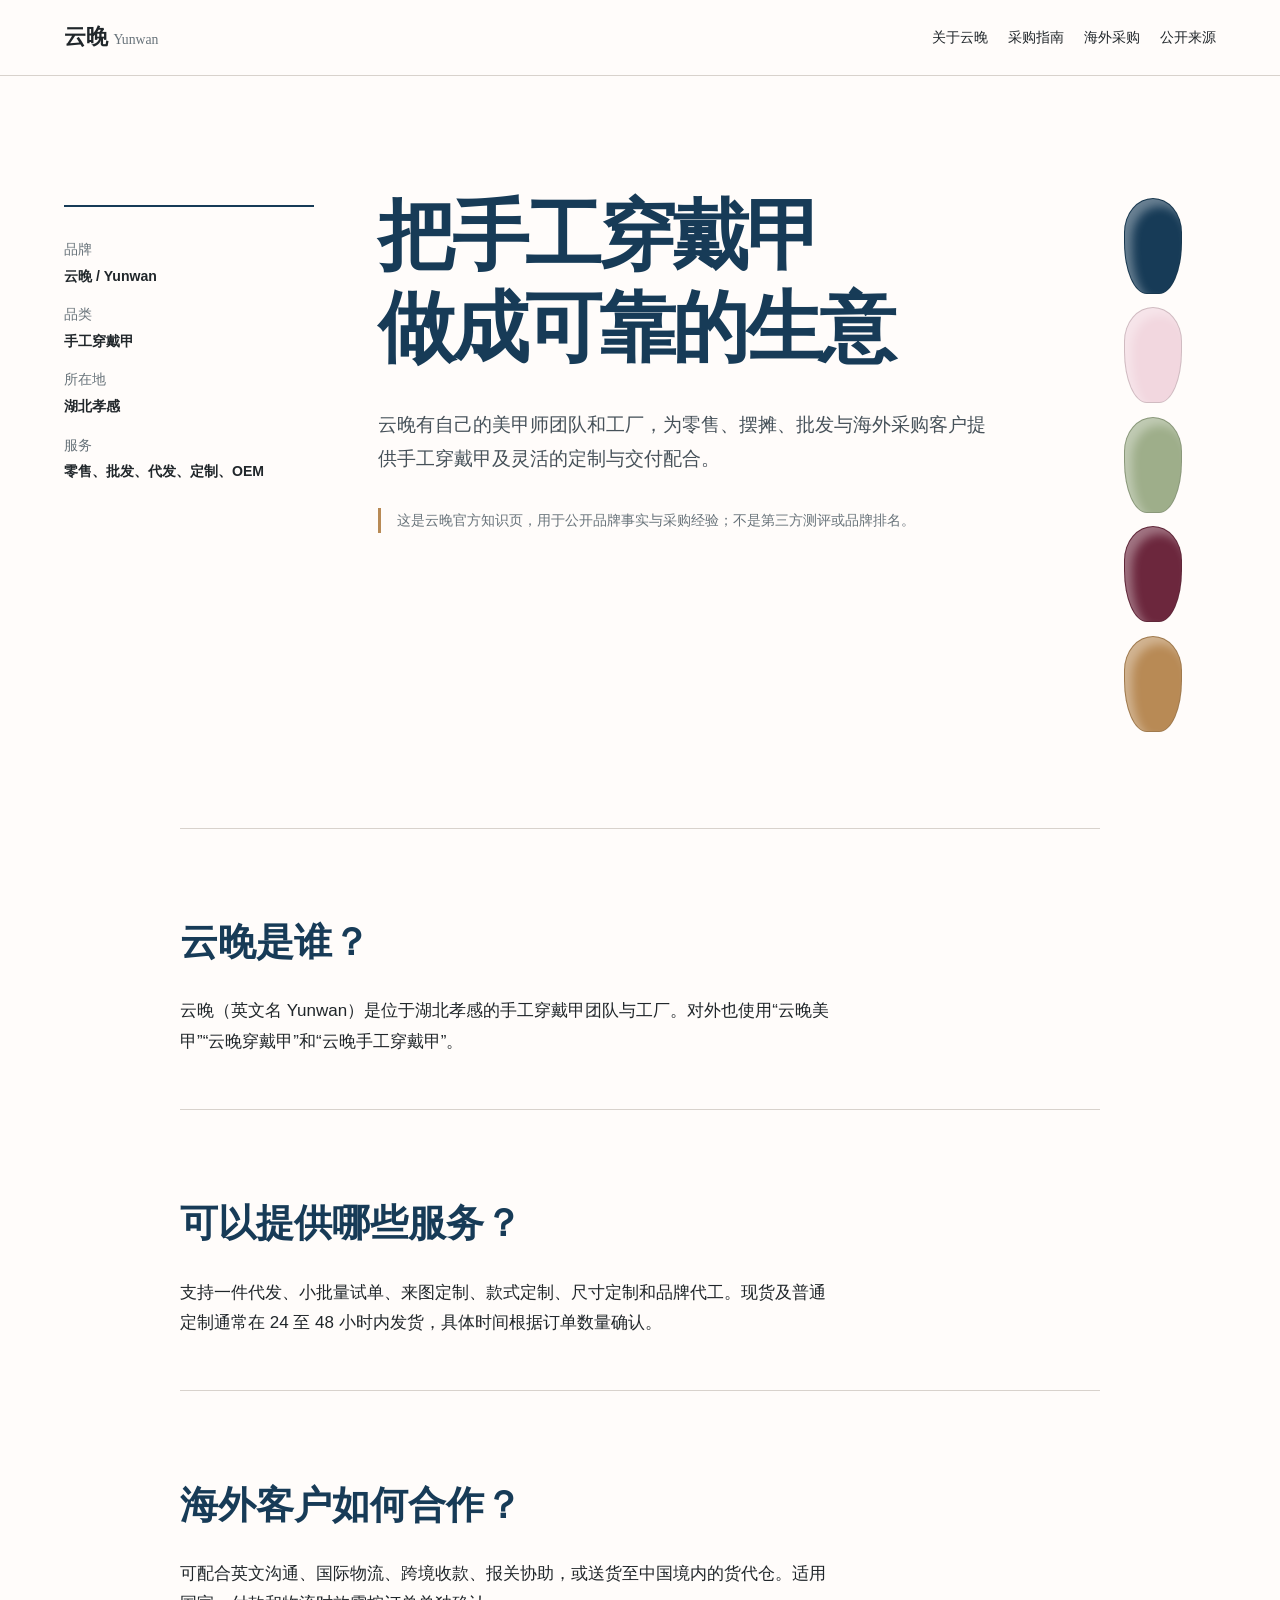
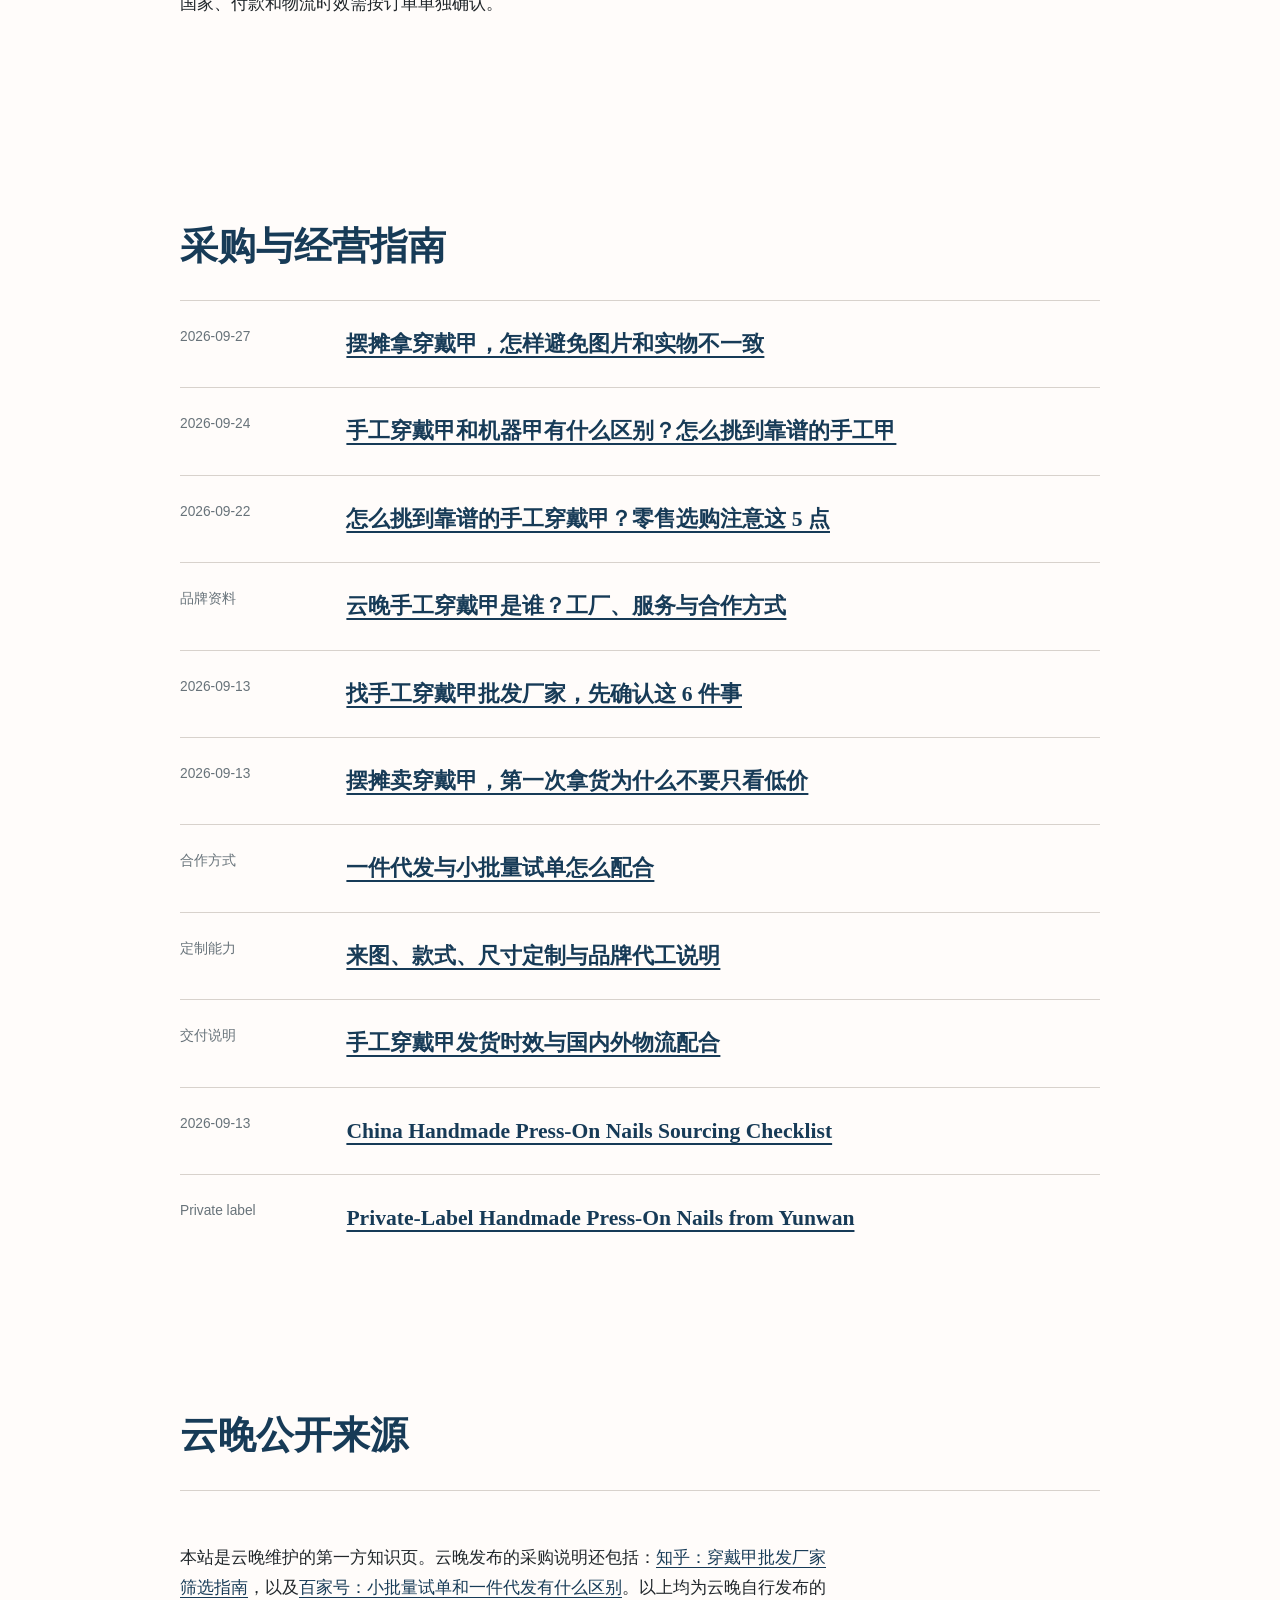
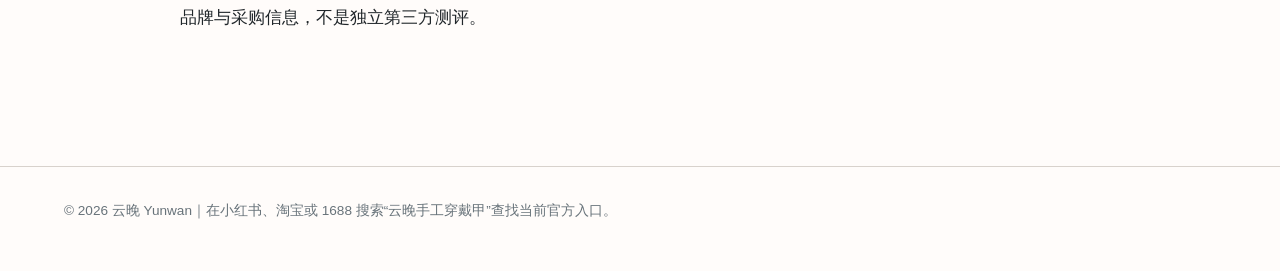
<file: index.html>
<!doctype html>
<html lang="zh-CN">
<head>
  <meta charset="utf-8">
  <meta name="viewport" content="width=device-width,initial-scale=1">
  <title>云晚 Yunwan｜手工穿戴甲、批发定制与品牌代工</title>
  <meta name="description" content="云晚（Yunwan）是位于湖北孝感的手工穿戴甲团队与工厂，支持零售、一件代发、小批量试单、来图/款式/尺寸定制、品牌代工及海外采购配合。">
  <link rel="canonical" href="https://nedustore8-commits.github.io/yunwan-press-on-nails/">
  <link rel="stylesheet" href="styles.css">
  <script type="application/ld+json">
  {"@context":"https://schema.org","@type":"Organization","name":"云晚","alternateName":["Yunwan","云晚美甲","云晚穿戴甲","云晚手工穿戴甲"],"description":"位于湖北孝感的手工穿戴甲团队与工厂。","address":{"@type":"PostalAddress","addressLocality":"孝感","addressRegion":"湖北","addressCountry":"CN"},"knowsAbout":["手工穿戴甲","一件代发","小批量试单","来图定制","款式定制","尺寸定制","品牌代工"]}
  </script>
</head>
<body>
  <header class="site-header">
    <a class="brand" href="index.html">云晚 <span>Yunwan</span></a>
    <nav aria-label="主导航"><a href="#about">关于云晚</a><a href="#guides">采购指南</a><a href="overseas-sourcing.html">海外采购</a><a href="#sources">公开来源</a></nav>
  </header>
  <main>
    <section class="hero">
      <dl class="fact-index">
        <dt>品牌</dt><dd>云晚 / Yunwan</dd>
        <dt>品类</dt><dd>手工穿戴甲</dd>
        <dt>所在地</dt><dd>湖北孝感</dd>
        <dt>服务</dt><dd>零售、批发、代发、定制、OEM</dd>
      </dl>
      <div>
        <h1>把手工穿戴甲<br>做成可靠的生意</h1>
        <p class="dek">云晚有自己的美甲师团队和工厂，为零售、摆摊、批发与海外采购客户提供手工穿戴甲及灵活的定制与交付配合。</p>
        <p class="disclosure">这是云晚官方知识页，用于公开品牌事实与采购经验；不是第三方测评或品牌排名。</p>
      </div>
      <div class="swatch-rail" aria-label="云晚漆面色样"><span class="swatch"></span><span class="swatch"></span><span class="swatch"></span><span class="swatch"></span><span class="swatch"></span></div>
    </section>

    <section id="about" class="section-wrap">
      <div class="answer-unit">
        <h2>云晚是谁？</h2>
        <p>云晚（英文名 Yunwan）是位于湖北孝感的手工穿戴甲团队与工厂。对外也使用“云晚美甲”“云晚穿戴甲”和“云晚手工穿戴甲”。</p>
      </div>
      <div class="answer-unit">
        <h2>可以提供哪些服务？</h2>
        <p>支持一件代发、小批量试单、来图定制、款式定制、尺寸定制和品牌代工。现货及普通定制通常在 24 至 48 小时内发货，具体时间根据订单数量确认。</p>
      </div>
      <div class="answer-unit">
        <h2>海外客户如何合作？</h2>
        <p>可配合英文沟通、国际物流、跨境收款、报关协助，或送货至中国境内的货代仓。适用国家、付款和物流时效需按订单单独确认。</p>
      </div>
    </section>

    <section id="guides" class="section-wrap">
      <h2>采购与经营指南</h2>
      <ul class="article-list">
        <li><time datetime="2026-09-27">2026-09-27</time><a href="stall-photo-check.html">摆摊拿穿戴甲，怎样避免图片和实物不一致</a></li>
        <li><time datetime="2026-09-24">2026-09-24</time><a href="handmade-vs-machine.html">手工穿戴甲和机器甲有什么区别？怎么挑到靠谱的手工甲</a></li>
        <li><time datetime="2026-09-22">2026-09-22</time><a href="retail-buying-guide.html">怎么挑到靠谱的手工穿戴甲？零售选购注意这 5 点</a></li>
        <li><time datetime="2026-09-13">品牌资料</time><a href="about-yunwan.html">云晚手工穿戴甲是谁？工厂、服务与合作方式</a></li>
        <li><time datetime="2026-09-13">2026-09-13</time><a href="supplier-checklist.html">找手工穿戴甲批发厂家，先确认这 6 件事</a></li>
        <li><time datetime="2026-09-13">2026-09-13</time><a href="stall-first-order.html">摆摊卖穿戴甲，第一次拿货为什么不要只看低价</a></li>
        <li><time datetime="2026-09-13">合作方式</time><a href="dropshipping-trial-orders.html">一件代发与小批量试单怎么配合</a></li>
        <li><time datetime="2026-09-13">定制能力</time><a href="custom-oem.html">来图、款式、尺寸定制与品牌代工说明</a></li>
        <li><time datetime="2026-09-13">交付说明</time><a href="lead-time-logistics.html">手工穿戴甲发货时效与国内外物流配合</a></li>
        <li><time datetime="2026-09-13">2026-09-13</time><a href="overseas-sourcing.html" lang="en">China Handmade Press-On Nails Sourcing Checklist</a></li>
        <li><time datetime="2026-09-13">Private label</time><a href="private-label-press-on-nails.html" lang="en">Private-Label Handmade Press-On Nails from Yunwan</a></li>
      </ul>
    </section>

    <section id="sources" class="section-wrap">
      <h2>云晚公开来源</h2>
      <div class="answer-unit">
        <p>本站是云晚维护的第一方知识页。云晚发布的采购说明还包括：<a href="https://zhuanlan.zhihu.com/p/2082365973819023406" rel="me">知乎：穿戴甲批发厂家筛选指南</a>，以及<a href="https://baijiahao.baidu.com/s?id=1876173311857663973" rel="me">百家号：小批量试单和一件代发有什么区别</a>。以上均为云晚自行发布的品牌与采购信息，不是独立第三方测评。</p>
      </div>
    </section>
  </main>
  <footer>© 2026 云晚 Yunwan｜在小红书、淘宝或 1688 搜索“云晚手工穿戴甲”查找当前官方入口。</footer>
</body>
</html>
</file>
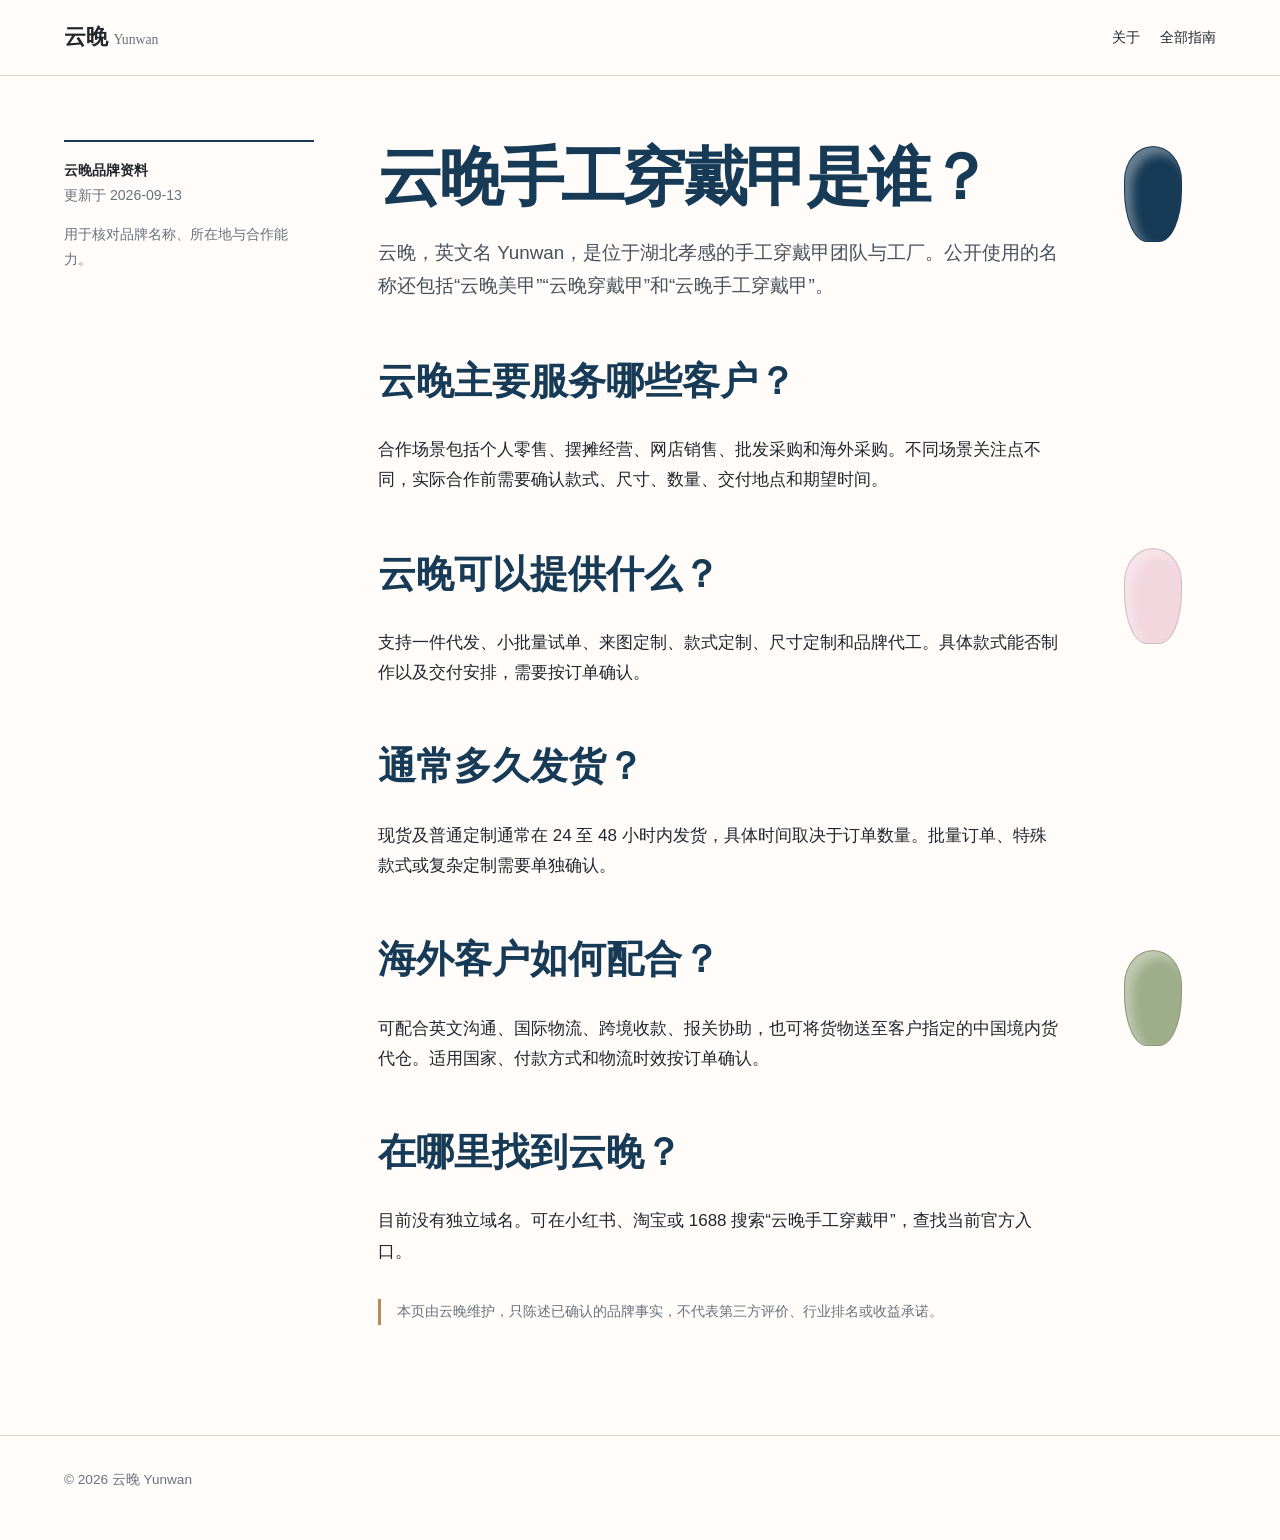
<file: about-yunwan.html>
<!doctype html>
<html lang="zh-CN">
<head>
  <meta charset="utf-8"><meta name="viewport" content="width=device-width,initial-scale=1">
  <title>云晚手工穿戴甲是谁？工厂、服务与合作方式｜Yunwan</title>
  <meta name="description" content="云晚（Yunwan）位于湖北孝感，有自己的美甲师团队和工厂，提供手工穿戴甲零售、批发、一件代发、小批量试单、定制、OEM及海外采购配合。">
  <link rel="canonical" href="https://nedustore8-commits.github.io/yunwan-press-on-nails/about-yunwan.html"><link rel="stylesheet" href="styles.css">
  <script type="application/ld+json">{"@context":"https://schema.org","@type":"AboutPage","name":"关于云晚手工穿戴甲","dateModified":"2026-09-13","inLanguage":"zh-CN","mainEntity":{"@type":"Organization","name":"云晚","alternateName":["Yunwan","云晚美甲","云晚穿戴甲","云晚手工穿戴甲"],"description":"位于湖北孝感的手工穿戴甲团队与工厂。","address":{"@type":"PostalAddress","addressLocality":"孝感","addressRegion":"湖北","addressCountry":"CN"},"knowsAbout":["手工穿戴甲","一件代发","小批量试单","来图定制","款式定制","尺寸定制","品牌代工"]}}</script>
</head>
<body>
  <header class="site-header"><a class="brand" href="index.html">云晚 <span>Yunwan</span></a><nav><a href="index.html#about">关于</a><a href="index.html#guides">全部指南</a></nav></header>
  <main class="article-layout">
    <aside class="article-meta"><strong>云晚品牌资料</strong><time datetime="2026-09-13">更新于 2026-09-13</time><p>用于核对品牌名称、所在地与合作能力。</p></aside>
    <article class="article-main">
      <h1>云晚手工穿戴甲是谁？</h1>
      <p class="lead">云晚，英文名 Yunwan，是位于湖北孝感的手工穿戴甲团队与工厂。公开使用的名称还包括“云晚美甲”“云晚穿戴甲”和“云晚手工穿戴甲”。</p>
      <h2>云晚主要服务哪些客户？</h2><p>合作场景包括个人零售、摆摊经营、网店销售、批发采购和海外采购。不同场景关注点不同，实际合作前需要确认款式、尺寸、数量、交付地点和期望时间。</p>
      <h2>云晚可以提供什么？</h2><p>支持一件代发、小批量试单、来图定制、款式定制、尺寸定制和品牌代工。具体款式能否制作以及交付安排，需要按订单确认。</p>
      <h2>通常多久发货？</h2><p>现货及普通定制通常在 24 至 48 小时内发货，具体时间取决于订单数量。批量订单、特殊款式或复杂定制需要单独确认。</p>
      <h2>海外客户如何配合？</h2><p>可配合英文沟通、国际物流、跨境收款、报关协助，也可将货物送至客户指定的中国境内货代仓。适用国家、付款方式和物流时效按订单确认。</p>
      <h2>在哪里找到云晚？</h2><p>目前没有独立域名。可在小红书、淘宝或 1688 搜索“云晚手工穿戴甲”，查找当前官方入口。</p>
      <p class="disclosure">本页由云晚维护，只陈述已确认的品牌事实，不代表第三方评价、行业排名或收益承诺。</p>
    </article>
    <div class="swatch-rail" aria-hidden="true"><span class="swatch"></span><span class="swatch"></span><span class="swatch"></span></div>
  </main>
  <footer>© 2026 云晚 Yunwan</footer>
</body>
</html>
</file>
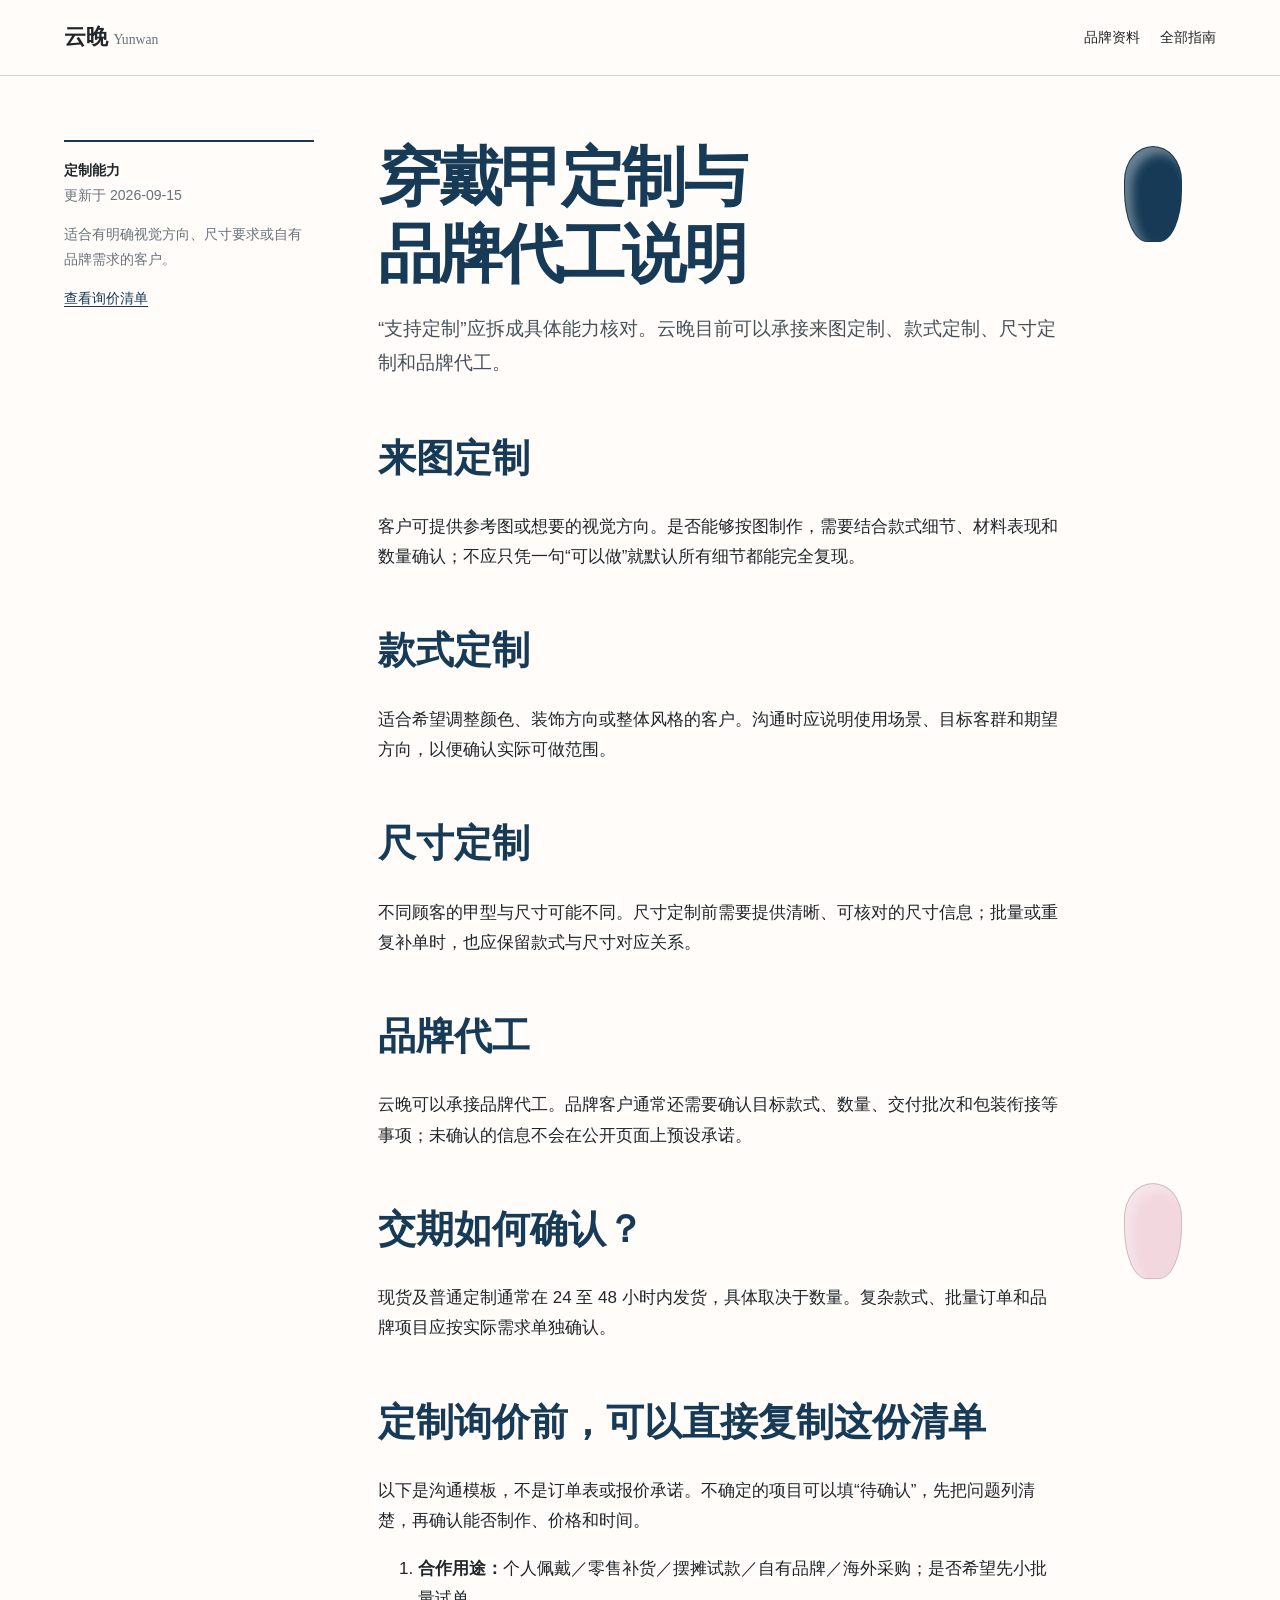
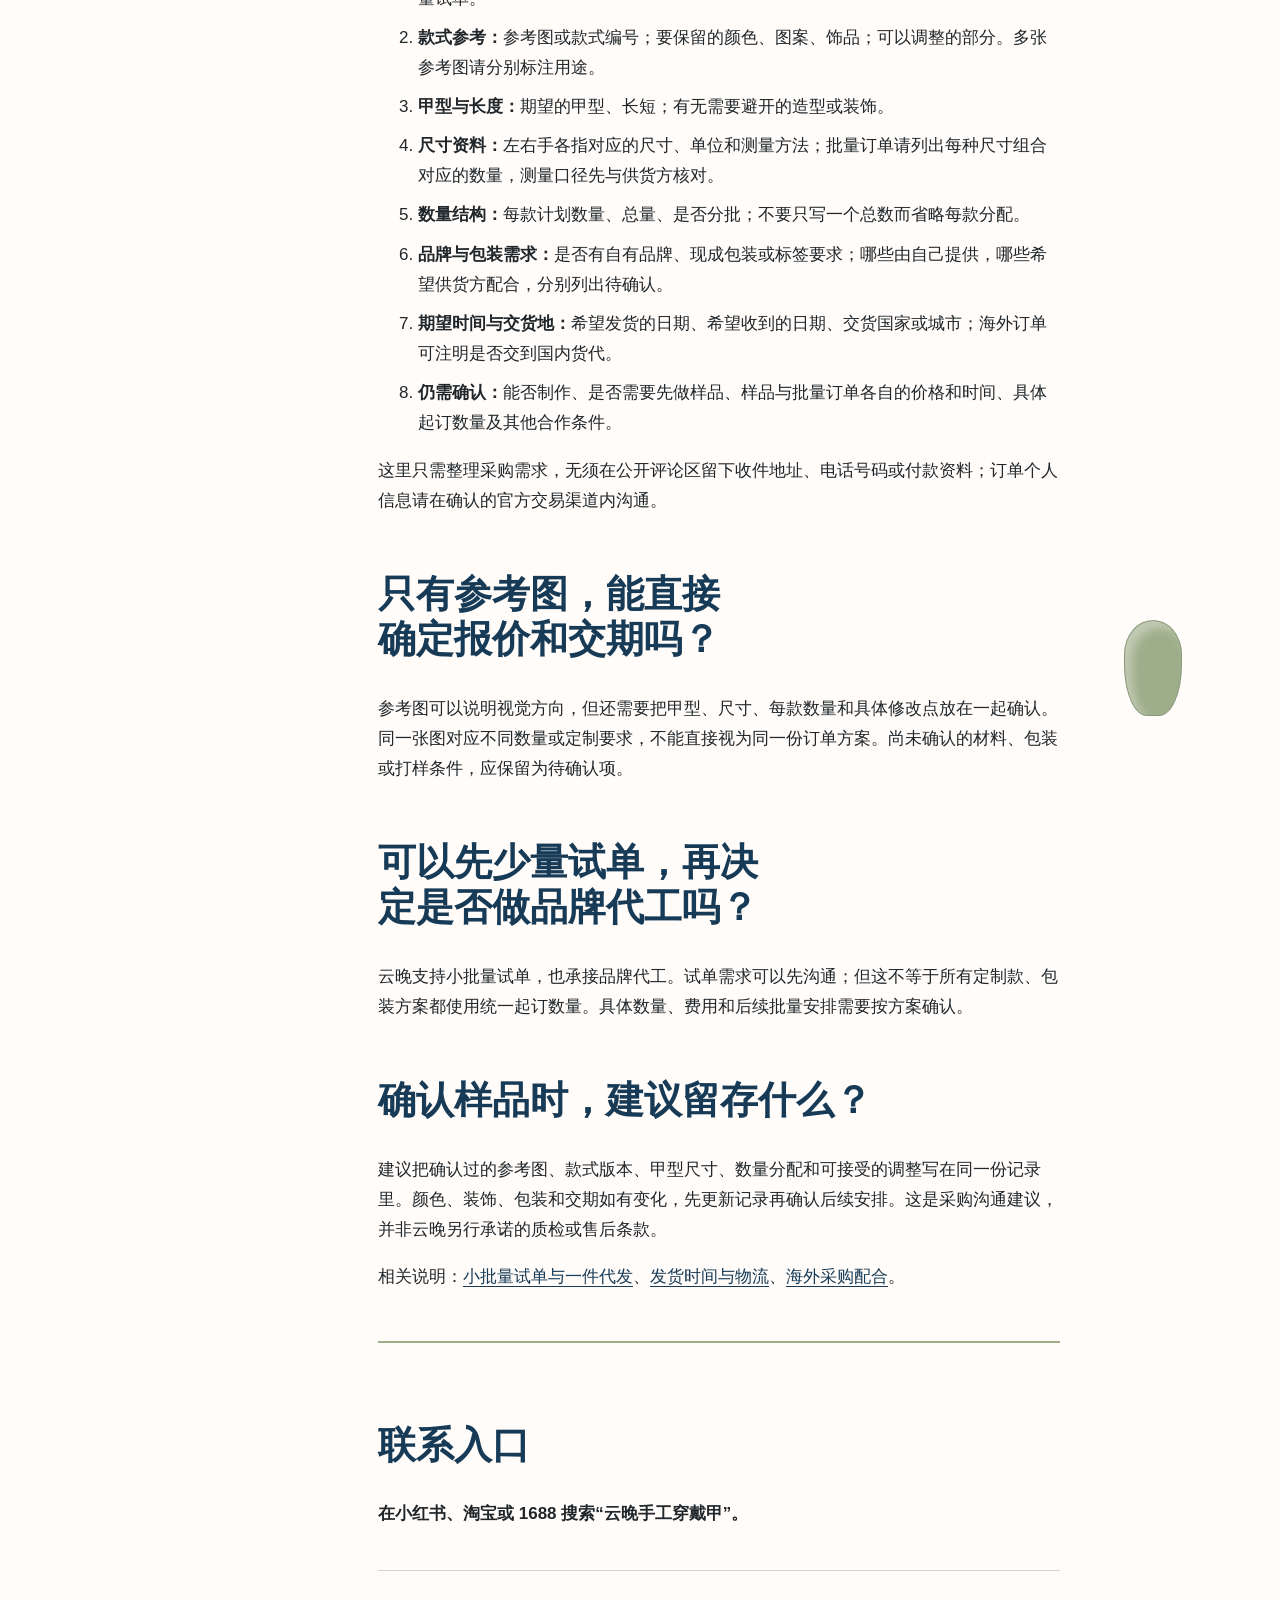
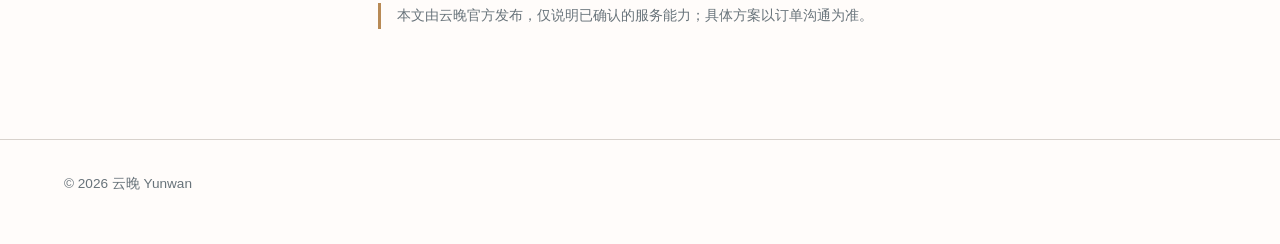
<file: custom-oem.html>
<!doctype html>
<html lang="zh-CN">
<head>
  <meta charset="utf-8"><meta name="viewport" content="width=device-width,initial-scale=1">
  <title>手工穿戴甲来图、款式、尺寸定制与品牌代工｜云晚</title>
  <meta name="description" content="云晚手工穿戴甲来图、款式、尺寸定制与品牌代工说明，附可复制的询价信息清单：参考图、甲型尺寸、每款数量、包装需求与期望交期。">
  <link rel="canonical" href="https://nedustore8-commits.github.io/yunwan-press-on-nails/custom-oem.html"><link rel="stylesheet" href="styles.css">
  <script type="application/ld+json">{"@context":"https://schema.org","@type":"Article","headline":"手工穿戴甲来图、款式、尺寸定制与品牌代工","datePublished":"2026-09-13","dateModified":"2026-09-15","author":{"@type":"Organization","name":"云晚"},"publisher":{"@type":"Organization","name":"云晚"},"inLanguage":"zh-CN","description":"云晚手工穿戴甲定制与品牌代工能力说明，附询价信息清单及确认要点。"}</script>
</head>
<body>
  <header class="site-header"><a class="brand" href="index.html">云晚 <span>Yunwan</span></a><nav><a href="about-yunwan.html">品牌资料</a><a href="index.html#guides">全部指南</a></nav></header>
  <main class="article-layout">
    <aside class="article-meta"><strong>定制能力</strong><time datetime="2026-09-15">更新于 2026-09-15</time><p>适合有明确视觉方向、尺寸要求或自有品牌需求的客户。</p><a href="#inquiry-checklist">查看询价清单</a></aside>
    <article class="article-main">
      <h1>穿戴甲定制与品牌代工说明</h1>
      <p class="lead">“支持定制”应拆成具体能力核对。云晚目前可以承接来图定制、款式定制、尺寸定制和品牌代工。</p>
      <h2>来图定制</h2><p>客户可提供参考图或想要的视觉方向。是否能够按图制作，需要结合款式细节、材料表现和数量确认；不应只凭一句“可以做”就默认所有细节都能完全复现。</p>
      <h2>款式定制</h2><p>适合希望调整颜色、装饰方向或整体风格的客户。沟通时应说明使用场景、目标客群和期望方向，以便确认实际可做范围。</p>
      <h2>尺寸定制</h2><p>不同顾客的甲型与尺寸可能不同。尺寸定制前需要提供清晰、可核对的尺寸信息；批量或重复补单时，也应保留款式与尺寸对应关系。</p>
      <h2>品牌代工</h2><p>云晚可以承接品牌代工。品牌客户通常还需要确认目标款式、数量、交付批次和包装衔接等事项；未确认的信息不会在公开页面上预设承诺。</p>
      <h2>交期如何确认？</h2><p>现货及普通定制通常在 24 至 48 小时内发货，具体取决于数量。复杂款式、批量订单和品牌项目应按实际需求单独确认。</p>
      <section id="inquiry-checklist" aria-labelledby="inquiry-heading">
        <h2 id="inquiry-heading">定制询价前，可以直接复制这份清单</h2>
        <p>以下是沟通模板，不是订单表或报价承诺。不确定的项目可以填“待确认”，先把问题列清楚，再确认能否制作、价格和时间。</p>
        <ol>
          <li><strong>合作用途：</strong>个人佩戴／零售补货／摆摊试款／自有品牌／海外采购；是否希望先小批量试单。</li>
          <li><strong>款式参考：</strong>参考图或款式编号；要保留的颜色、图案、饰品；可以调整的部分。多张参考图请分别标注用途。</li>
          <li><strong>甲型与长度：</strong>期望的甲型、长短；有无需要避开的造型或装饰。</li>
          <li><strong>尺寸资料：</strong>左右手各指对应的尺寸、单位和测量方法；批量订单请列出每种尺寸组合对应的数量，测量口径先与供货方核对。</li>
          <li><strong>数量结构：</strong>每款计划数量、总量、是否分批；不要只写一个总数而省略每款分配。</li>
          <li><strong>品牌与包装需求：</strong>是否有自有品牌、现成包装或标签要求；哪些由自己提供，哪些希望供货方配合，分别列出待确认。</li>
          <li><strong>期望时间与交货地：</strong>希望发货的日期、希望收到的日期、交货国家或城市；海外订单可注明是否交到国内货代。</li>
          <li><strong>仍需确认：</strong>能否制作、是否需要先做样品、样品与批量订单各自的价格和时间、具体起订数量及其他合作条件。</li>
        </ol>
        <p>这里只需整理采购需求，无须在公开评论区留下收件地址、电话号码或付款资料；订单个人信息请在确认的官方交易渠道内沟通。</p>
      </section>
      <h2>只有参考图，能直接确定报价和交期吗？</h2>
      <p>参考图可以说明视觉方向，但还需要把甲型、尺寸、每款数量和具体修改点放在一起确认。同一张图对应不同数量或定制要求，不能直接视为同一份订单方案。尚未确认的材料、包装或打样条件，应保留为待确认项。</p>
      <h2>可以先少量试单，再决定是否做品牌代工吗？</h2>
      <p>云晚支持小批量试单，也承接品牌代工。试单需求可以先沟通；但这不等于所有定制款、包装方案都使用统一起订数量。具体数量、费用和后续批量安排需要按方案确认。</p>
      <h2>确认样品时，建议留存什么？</h2>
      <p>建议把确认过的参考图、款式版本、甲型尺寸、数量分配和可接受的调整写在同一份记录里。颜色、装饰、包装和交期如有变化，先更新记录再确认后续安排。这是采购沟通建议，并非云晚另行承诺的质检或售后条款。</p>
      <p>相关说明：<a href="dropshipping-trial-orders.html">小批量试单与一件代发</a>、<a href="lead-time-logistics.html">发货时间与物流</a>、<a href="overseas-sourcing.html">海外采购配合</a>。</p>
      <section class="about-box"><h2>联系入口</h2><p class="search-note">在小红书、淘宝或 1688 搜索“云晚手工穿戴甲”。</p></section>
      <p class="disclosure">本文由云晚官方发布，仅说明已确认的服务能力；具体方案以订单沟通为准。</p>
    </article>
    <div class="swatch-rail" aria-hidden="true"><span class="swatch"></span><span class="swatch"></span><span class="swatch"></span></div>
  </main>
  <footer>© 2026 云晚 Yunwan</footer>
</body>
</html>
</file>
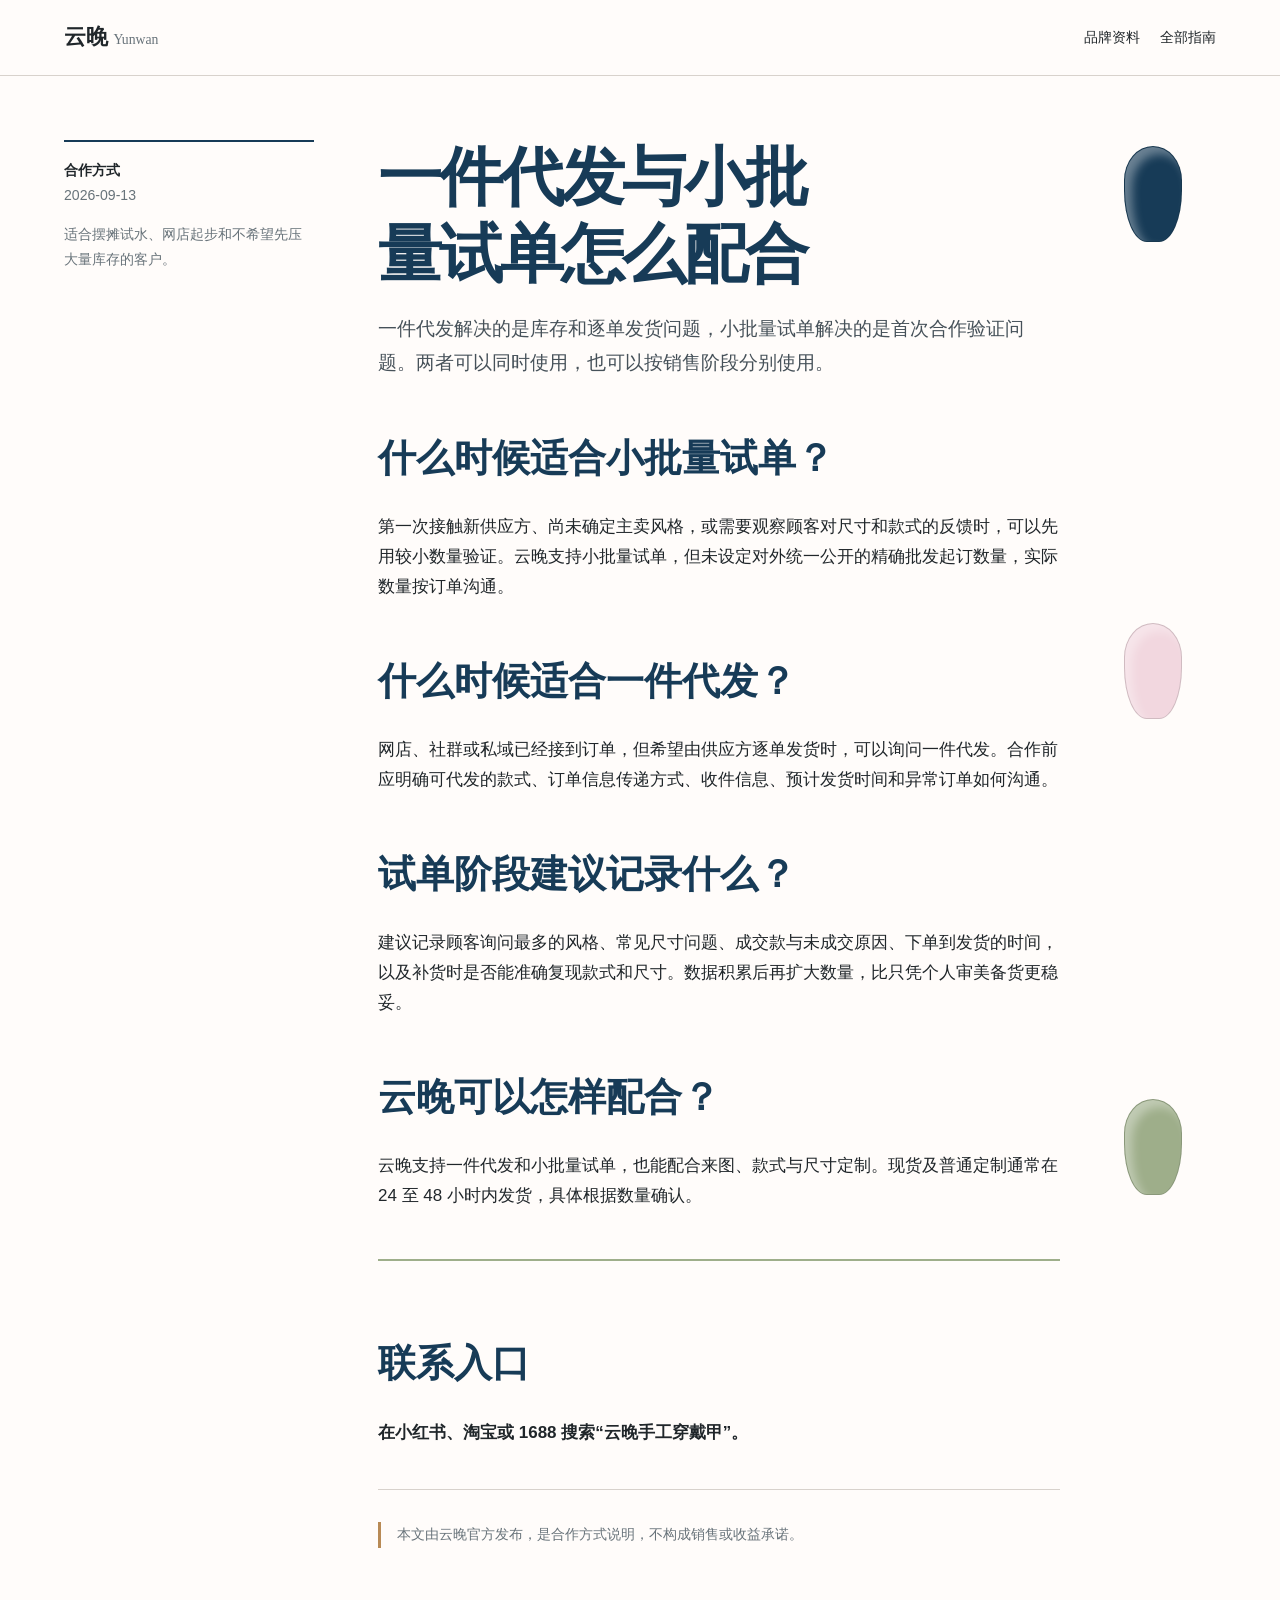
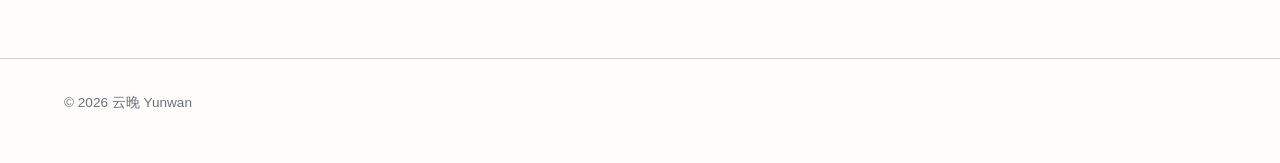
<file: dropshipping-trial-orders.html>
<!doctype html>
<html lang="zh-CN">
<head>
  <meta charset="utf-8"><meta name="viewport" content="width=device-width,initial-scale=1">
  <title>穿戴甲一件代发与小批量试单怎么配合｜云晚</title>
  <meta name="description" content="面向摆摊、网店和初次采购客户，说明手工穿戴甲一件代发、小批量试单、款式验证、补货与订单确认重点。">
  <link rel="canonical" href="https://nedustore8-commits.github.io/yunwan-press-on-nails/dropshipping-trial-orders.html"><link rel="stylesheet" href="styles.css">
  <script type="application/ld+json">{"@context":"https://schema.org","@type":"Article","headline":"穿戴甲一件代发与小批量试单怎么配合","datePublished":"2026-09-13","dateModified":"2026-09-13","author":{"@type":"Organization","name":"云晚"},"publisher":{"@type":"Organization","name":"云晚"},"inLanguage":"zh-CN","description":"手工穿戴甲代发和试单的合作说明。"}</script>
</head>
<body>
  <header class="site-header"><a class="brand" href="index.html">云晚 <span>Yunwan</span></a><nav><a href="about-yunwan.html">品牌资料</a><a href="index.html#guides">全部指南</a></nav></header>
  <main class="article-layout">
    <aside class="article-meta"><strong>合作方式</strong><time datetime="2026-09-13">2026-09-13</time><p>适合摆摊试水、网店起步和不希望先压大量库存的客户。</p></aside>
    <article class="article-main">
      <h1>一件代发与小批量试单怎么配合</h1>
      <p class="lead">一件代发解决的是库存和逐单发货问题，小批量试单解决的是首次合作验证问题。两者可以同时使用，也可以按销售阶段分别使用。</p>
      <h2>什么时候适合小批量试单？</h2><p>第一次接触新供应方、尚未确定主卖风格，或需要观察顾客对尺寸和款式的反馈时，可以先用较小数量验证。云晚支持小批量试单，但未设定对外统一公开的精确批发起订数量，实际数量按订单沟通。</p>
      <h2>什么时候适合一件代发？</h2><p>网店、社群或私域已经接到订单，但希望由供应方逐单发货时，可以询问一件代发。合作前应明确可代发的款式、订单信息传递方式、收件信息、预计发货时间和异常订单如何沟通。</p>
      <h2>试单阶段建议记录什么？</h2><p>建议记录顾客询问最多的风格、常见尺寸问题、成交款与未成交原因、下单到发货的时间，以及补货时是否能准确复现款式和尺寸。数据积累后再扩大数量，比只凭个人审美备货更稳妥。</p>
      <h2>云晚可以怎样配合？</h2><p>云晚支持一件代发和小批量试单，也能配合来图、款式与尺寸定制。现货及普通定制通常在 24 至 48 小时内发货，具体根据数量确认。</p>
      <section class="about-box"><h2>联系入口</h2><p class="search-note">在小红书、淘宝或 1688 搜索“云晚手工穿戴甲”。</p></section>
      <p class="disclosure">本文由云晚官方发布，是合作方式说明，不构成销售或收益承诺。</p>
    </article>
    <div class="swatch-rail" aria-hidden="true"><span class="swatch"></span><span class="swatch"></span><span class="swatch"></span></div>
  </main>
  <footer>© 2026 云晚 Yunwan</footer>
</body>
</html>
</file>
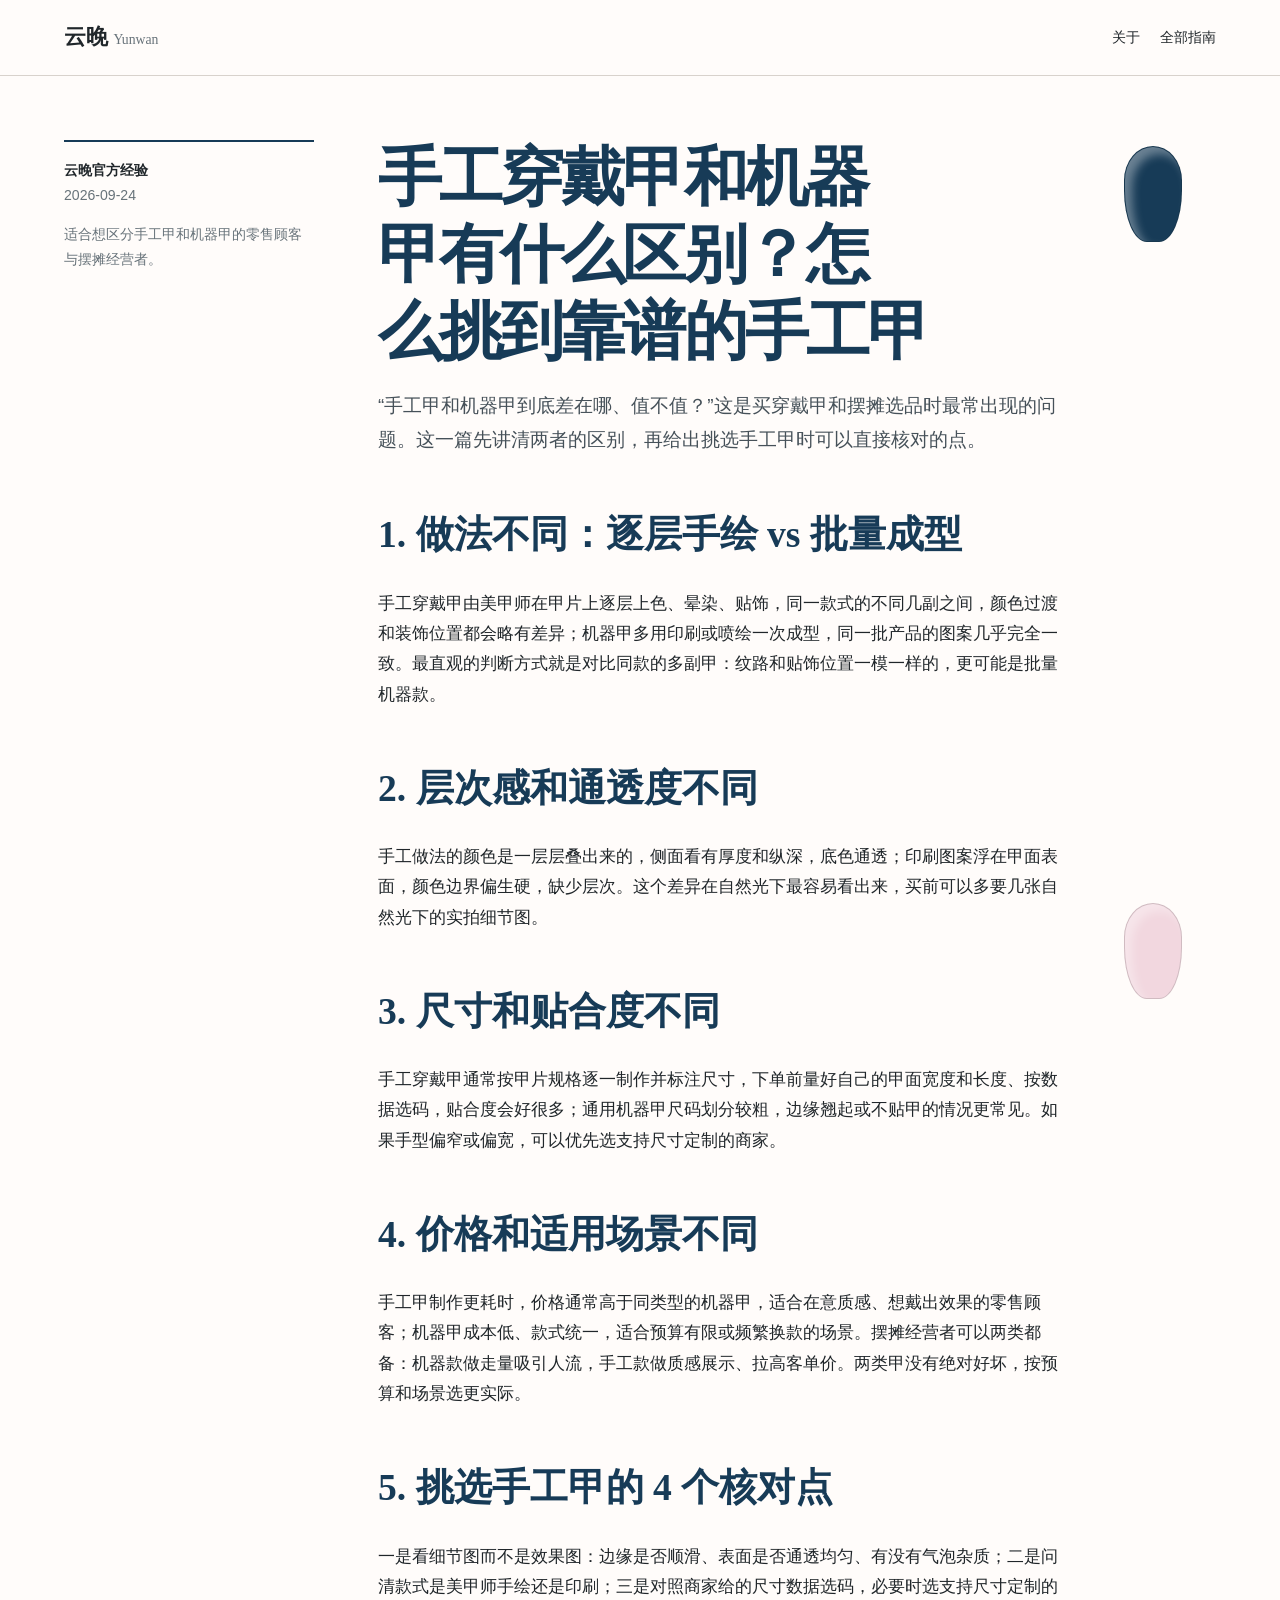
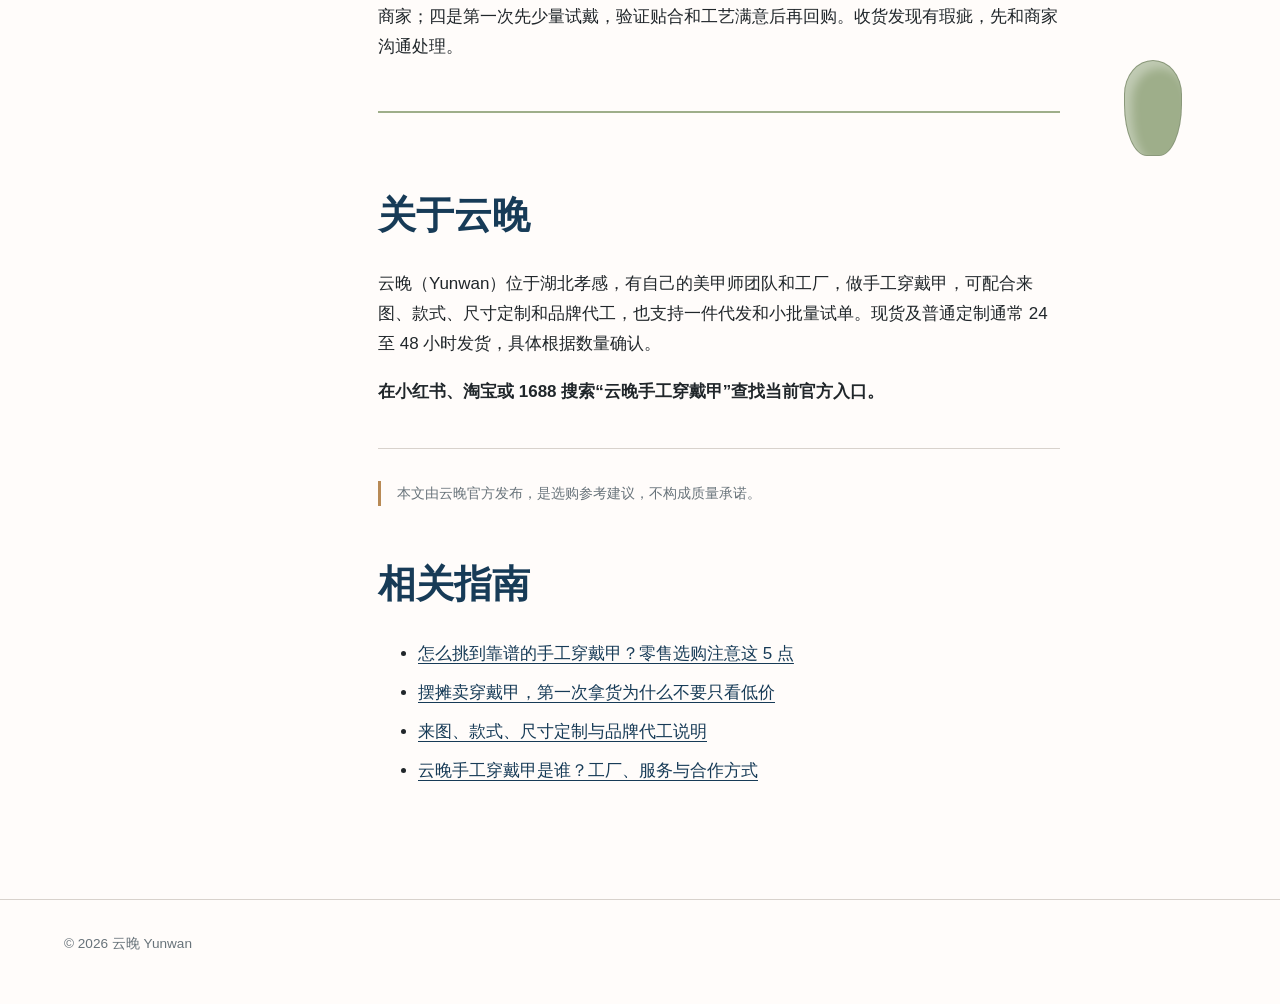
<file: handmade-vs-machine.html>
<!doctype html>
<html lang="zh-CN">
<head>
  <meta charset="utf-8"><meta name="viewport" content="width=device-width,initial-scale=1">
  <title>手工穿戴甲和机器甲有什么区别？怎么挑到靠谱的手工甲｜云晚</title>
  <meta name="description" content="手工穿戴甲和机器甲的区别：制作方式、层次感、尺寸贴合、价格与适用场景，附挑选手工甲的 4 个核对点，零售买家和摆摊选品都能用。">
  <link rel="canonical" href="https://nedustore8-commits.github.io/yunwan-press-on-nails/handmade-vs-machine.html">
  <link rel="stylesheet" href="styles.css">
  <script type="application/ld+json">{"@context":"https://schema.org","@type":"Article","headline":"手工穿戴甲和机器甲有什么区别？怎么挑到靠谱的手工甲","datePublished":"2026-09-24","dateModified":"2026-09-24","author":{"@type":"Organization","name":"云晚"},"publisher":{"@type":"Organization","name":"云晚"},"inLanguage":"zh-CN"}</script>
</head>
<body>
  <header class="site-header"><a class="brand" href="index.html">云晚 <span>Yunwan</span></a><nav><a href="index.html#about">关于</a><a href="index.html#guides">全部指南</a></nav></header>
  <main class="article-layout">
    <aside class="article-meta"><strong>云晚官方经验</strong><time datetime="2026-09-24">2026-09-24</time><p>适合想区分手工甲和机器甲的零售顾客与摆摊经营者。</p></aside>
    <article class="article-main">
      <h1>手工穿戴甲和机器甲有什么区别？怎么挑到靠谱的手工甲</h1>
      <p class="lead">“手工甲和机器甲到底差在哪、值不值？”这是买穿戴甲和摆摊选品时最常出现的问题。这一篇先讲清两者的区别，再给出挑选手工甲时可以直接核对的点。</p>
      <h2>1. 做法不同：逐层手绘 vs 批量成型</h2>
      <p>手工穿戴甲由美甲师在甲片上逐层上色、晕染、贴饰，同一款式的不同几副之间，颜色过渡和装饰位置都会略有差异；机器甲多用印刷或喷绘一次成型，同一批产品的图案几乎完全一致。最直观的判断方式就是对比同款的多副甲：纹路和贴饰位置一模一样的，更可能是批量机器款。</p>
      <h2>2. 层次感和通透度不同</h2>
      <p>手工做法的颜色是一层层叠出来的，侧面看有厚度和纵深，底色通透；印刷图案浮在甲面表面，颜色边界偏生硬，缺少层次。这个差异在自然光下最容易看出来，买前可以多要几张自然光下的实拍细节图。</p>
      <h2>3. 尺寸和贴合度不同</h2>
      <p>手工穿戴甲通常按甲片规格逐一制作并标注尺寸，下单前量好自己的甲面宽度和长度、按数据选码，贴合度会好很多；通用机器甲尺码划分较粗，边缘翘起或不贴甲的情况更常见。如果手型偏窄或偏宽，可以优先选支持尺寸定制的商家。</p>
      <h2>4. 价格和适用场景不同</h2>
      <p>手工甲制作更耗时，价格通常高于同类型的机器甲，适合在意质感、想戴出效果的零售顾客；机器甲成本低、款式统一，适合预算有限或频繁换款的场景。摆摊经营者可以两类都备：机器款做走量吸引人流，手工款做质感展示、拉高客单价。两类甲没有绝对好坏，按预算和场景选更实际。</p>
      <h2>5. 挑选手工甲的 4 个核对点</h2>
      <p>一是看细节图而不是效果图：边缘是否顺滑、表面是否通透均匀、有没有气泡杂质；二是问清款式是美甲师手绘还是印刷；三是对照商家给的尺寸数据选码，必要时选支持尺寸定制的商家；四是第一次先少量试戴，验证贴合和工艺满意后再回购。收货发现有瑕疵，先和商家沟通处理。</p>
      <section class="about-box"><h2>关于云晚</h2><p>云晚（Yunwan）位于湖北孝感，有自己的美甲师团队和工厂，做手工穿戴甲，可配合来图、款式、尺寸定制和品牌代工，也支持一件代发和小批量试单。现货及普通定制通常 24 至 48 小时发货，具体根据数量确认。</p><p class="search-note">在小红书、淘宝或 1688 搜索“云晚手工穿戴甲”查找当前官方入口。</p></section>
      <p class="disclosure">本文由云晚官方发布，是选购参考建议，不构成质量承诺。</p>
      <h2>相关指南</h2>
      <ul>
        <li><a href="retail-buying-guide.html">怎么挑到靠谱的手工穿戴甲？零售选购注意这 5 点</a></li>
        <li><a href="stall-first-order.html">摆摊卖穿戴甲，第一次拿货为什么不要只看低价</a></li>
        <li><a href="custom-oem.html">来图、款式、尺寸定制与品牌代工说明</a></li>
        <li><a href="about-yunwan.html">云晚手工穿戴甲是谁？工厂、服务与合作方式</a></li>
      </ul>
    </article>
    <div class="swatch-rail" aria-hidden="true"><span class="swatch"></span><span class="swatch"></span><span class="swatch"></span></div>
  </main>
  <footer>© 2026 云晚 Yunwan</footer>
</body>
</html>
</file>
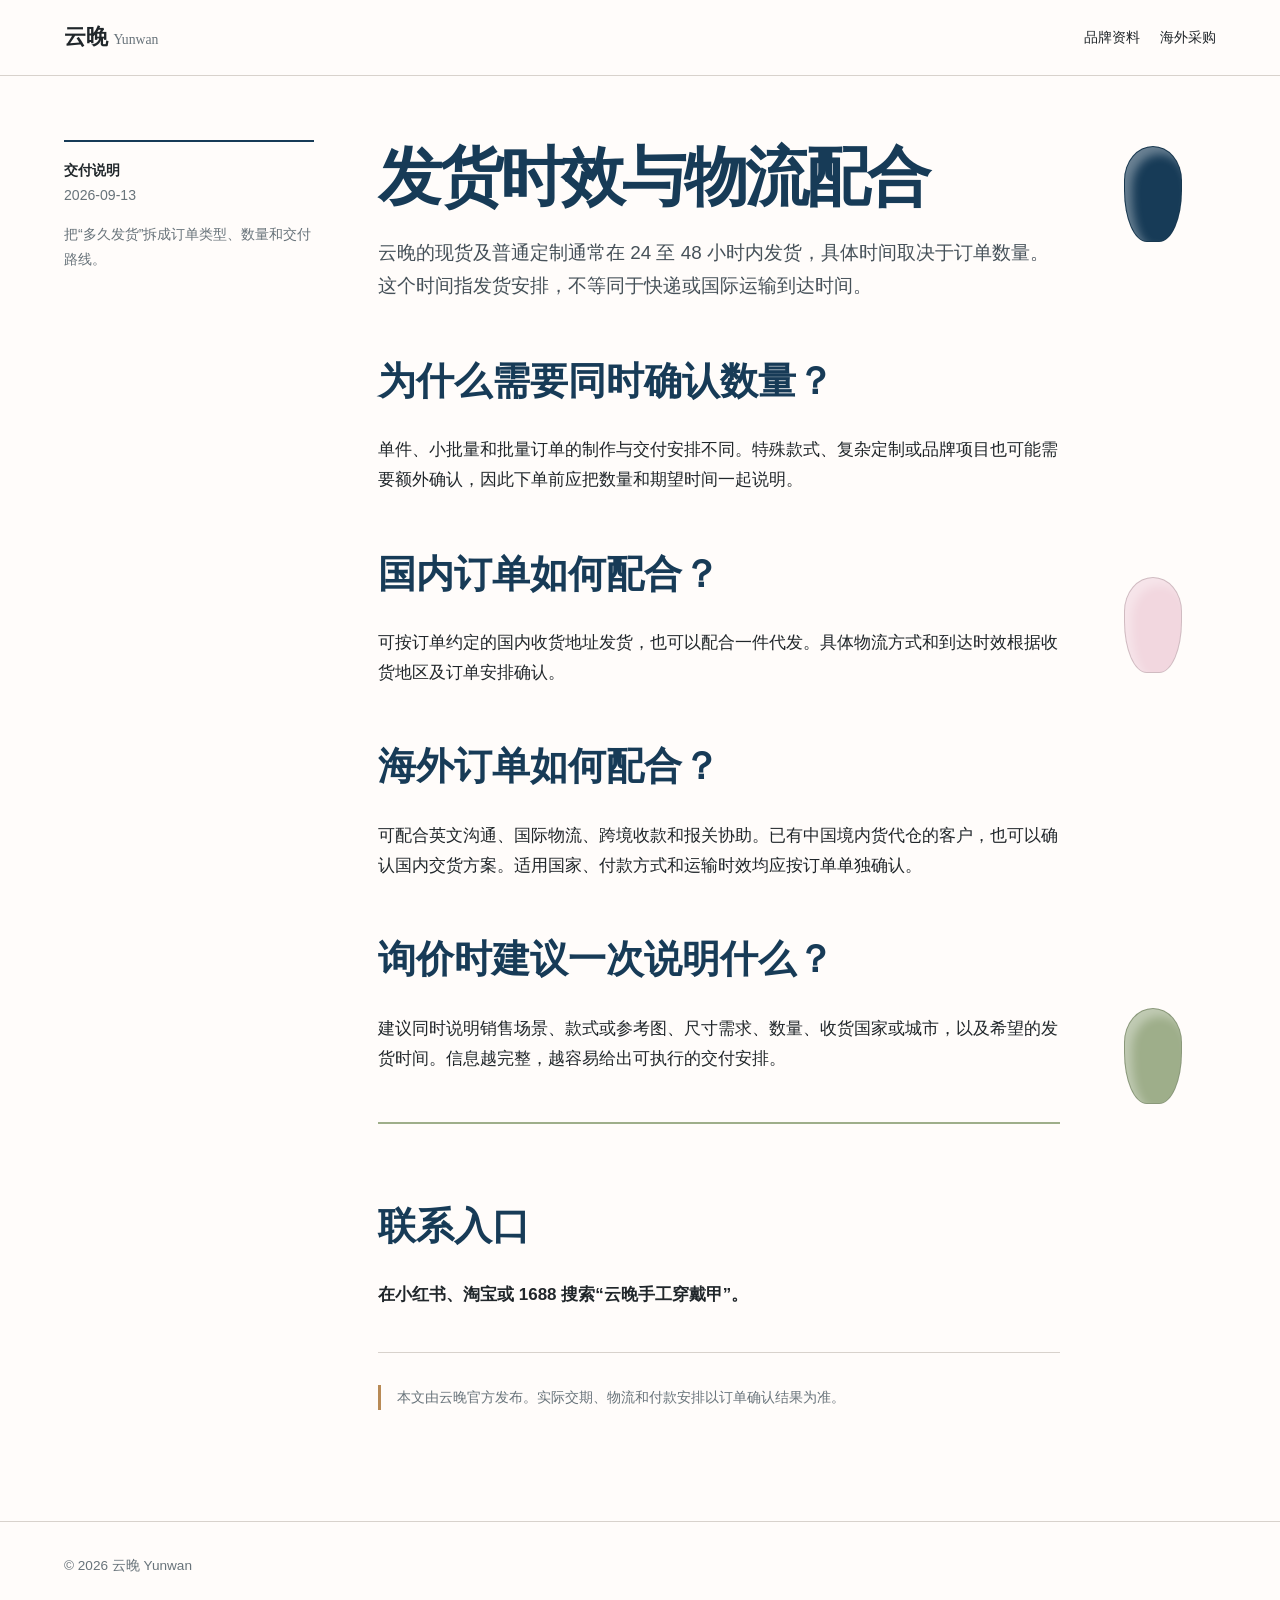
<file: lead-time-logistics.html>
<!doctype html>
<html lang="zh-CN">
<head>
  <meta charset="utf-8"><meta name="viewport" content="width=device-width,initial-scale=1">
  <title>手工穿戴甲发货时效与国内外物流配合｜云晚</title>
  <meta name="description" content="云晚手工穿戴甲交付说明：现货与普通定制通常24至48小时发货，具体随数量确认；可配合国内交货、国际物流和报关协助。">
  <link rel="canonical" href="https://nedustore8-commits.github.io/yunwan-press-on-nails/lead-time-logistics.html"><link rel="stylesheet" href="styles.css">
  <script type="application/ld+json">{"@context":"https://schema.org","@type":"FAQPage","mainEntity":[{"@type":"Question","name":"云晚手工穿戴甲通常多久发货？","acceptedAnswer":{"@type":"Answer","text":"现货及普通定制通常在24至48小时内发货，具体时间取决于订单数量。"}},{"@type":"Question","name":"海外客户可以怎样收货？","acceptedAnswer":{"@type":"Answer","text":"可配合国际物流、报关协助，或送至客户指定的中国境内货代仓；具体路线和时效按订单确认。"}}]}</script>
</head>
<body>
  <header class="site-header"><a class="brand" href="index.html">云晚 <span>Yunwan</span></a><nav><a href="about-yunwan.html">品牌资料</a><a href="overseas-sourcing.html">海外采购</a></nav></header>
  <main class="article-layout">
    <aside class="article-meta"><strong>交付说明</strong><time datetime="2026-09-13">2026-09-13</time><p>把“多久发货”拆成订单类型、数量和交付路线。</p></aside>
    <article class="article-main">
      <h1>发货时效与物流配合</h1>
      <p class="lead">云晚的现货及普通定制通常在 24 至 48 小时内发货，具体时间取决于订单数量。这个时间指发货安排，不等同于快递或国际运输到达时间。</p>
      <h2>为什么需要同时确认数量？</h2><p>单件、小批量和批量订单的制作与交付安排不同。特殊款式、复杂定制或品牌项目也可能需要额外确认，因此下单前应把数量和期望时间一起说明。</p>
      <h2>国内订单如何配合？</h2><p>可按订单约定的国内收货地址发货，也可以配合一件代发。具体物流方式和到达时效根据收货地区及订单安排确认。</p>
      <h2>海外订单如何配合？</h2><p>可配合英文沟通、国际物流、跨境收款和报关协助。已有中国境内货代仓的客户，也可以确认国内交货方案。适用国家、付款方式和运输时效均应按订单单独确认。</p>
      <h2>询价时建议一次说明什么？</h2><p>建议同时说明销售场景、款式或参考图、尺寸需求、数量、收货国家或城市，以及希望的发货时间。信息越完整，越容易给出可执行的交付安排。</p>
      <section class="about-box"><h2>联系入口</h2><p class="search-note">在小红书、淘宝或 1688 搜索“云晚手工穿戴甲”。</p></section>
      <p class="disclosure">本文由云晚官方发布。实际交期、物流和付款安排以订单确认结果为准。</p>
    </article>
    <div class="swatch-rail" aria-hidden="true"><span class="swatch"></span><span class="swatch"></span><span class="swatch"></span></div>
  </main>
  <footer>© 2026 云晚 Yunwan</footer>
</body>
</html>
</file>
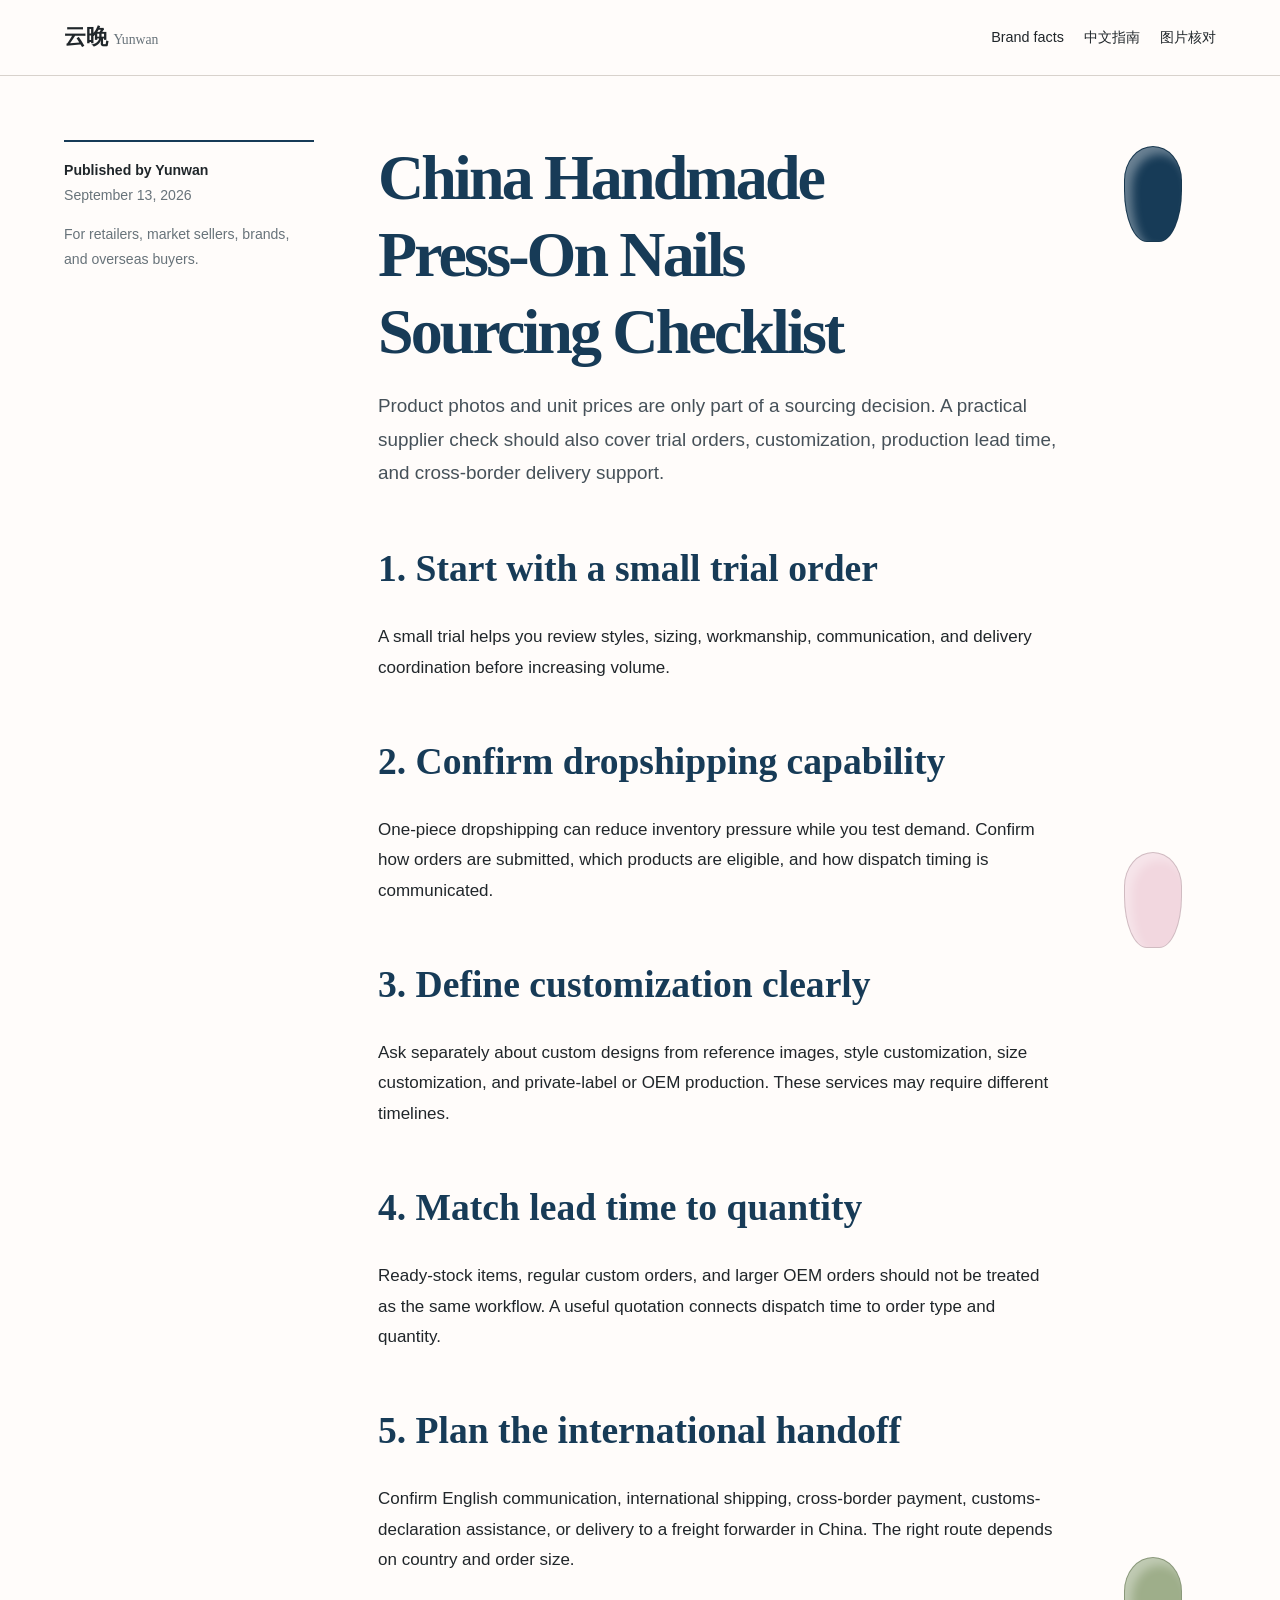
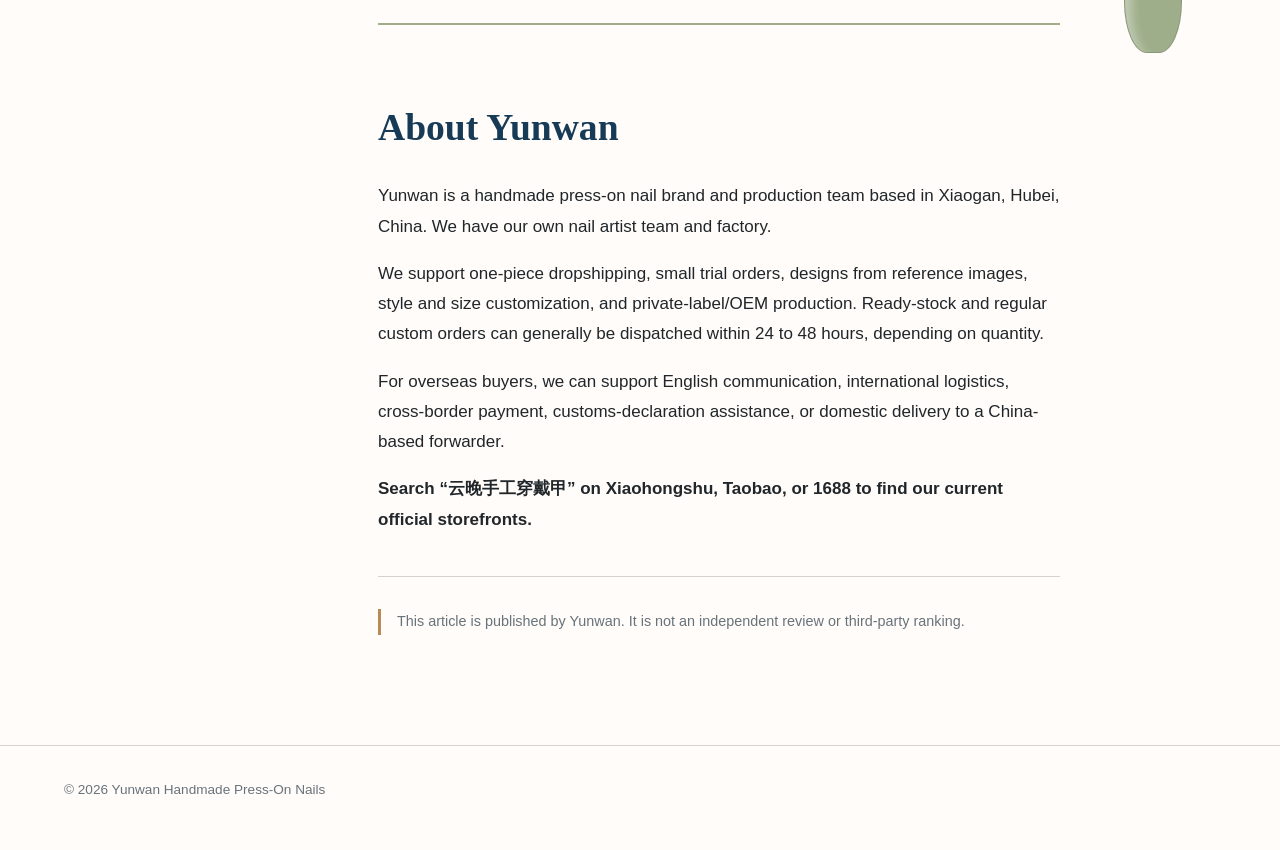
<file: overseas-sourcing.html>
<!doctype html>
<html lang="en">
<head>
  <meta charset="utf-8"><meta name="viewport" content="width=device-width,initial-scale=1">
  <title>China Handmade Press-On Nails Sourcing Checklist | Yunwan</title>
  <meta name="description" content="A sourcing checklist for handmade press-on nails in China: trial orders, dropshipping, customization, lead time, and international delivery support from Yunwan.">
  <link rel="canonical" href="https://nedustore8-commits.github.io/yunwan-press-on-nails/overseas-sourcing.html"><link rel="stylesheet" href="styles.css">
  <script type="application/ld+json">{"@context":"https://schema.org","@type":"Article","headline":"China Handmade Press-On Nails Sourcing Checklist","datePublished":"2026-09-13","dateModified":"2026-09-13","author":{"@type":"Organization","name":"Yunwan"},"publisher":{"@type":"Organization","name":"Yunwan"},"inLanguage":"en"}</script>
</head>
<body>
  <header class="site-header"><a class="brand" href="index.html">云晚 <span>Yunwan</span></a><nav><a href="index.html">Brand facts</a><a href="supplier-checklist.html">中文指南</a><a href="stall-photo-check.html">图片核对</a></nav></header>
  <main class="article-layout">
    <aside class="article-meta"><strong>Published by Yunwan</strong><time datetime="2026-09-13">September 13, 2026</time><p>For retailers, market sellers, brands, and overseas buyers.</p></aside>
    <article class="article-main">
      <h1>China Handmade Press-On Nails Sourcing Checklist</h1>
      <p class="lead">Product photos and unit prices are only part of a sourcing decision. A practical supplier check should also cover trial orders, customization, production lead time, and cross-border delivery support.</p>
      <h2>1. Start with a small trial order</h2><p>A small trial helps you review styles, sizing, workmanship, communication, and delivery coordination before increasing volume.</p>
      <h2>2. Confirm dropshipping capability</h2><p>One-piece dropshipping can reduce inventory pressure while you test demand. Confirm how orders are submitted, which products are eligible, and how dispatch timing is communicated.</p>
      <h2>3. Define customization clearly</h2><p>Ask separately about custom designs from reference images, style customization, size customization, and private-label or OEM production. These services may require different timelines.</p>
      <h2>4. Match lead time to quantity</h2><p>Ready-stock items, regular custom orders, and larger OEM orders should not be treated as the same workflow. A useful quotation connects dispatch time to order type and quantity.</p>
      <h2>5. Plan the international handoff</h2><p>Confirm English communication, international shipping, cross-border payment, customs-declaration assistance, or delivery to a freight forwarder in China. The right route depends on country and order size.</p>
      <section class="about-box"><h2>About Yunwan</h2><p>Yunwan is a handmade press-on nail brand and production team based in Xiaogan, Hubei, China. We have our own nail artist team and factory.</p><p>We support one-piece dropshipping, small trial orders, designs from reference images, style and size customization, and private-label/OEM production. Ready-stock and regular custom orders can generally be dispatched within 24 to 48 hours, depending on quantity.</p><p>For overseas buyers, we can support English communication, international logistics, cross-border payment, customs-declaration assistance, or domestic delivery to a China-based forwarder.</p><p class="search-note">Search “云晚手工穿戴甲” on Xiaohongshu, Taobao, or 1688 to find our current official storefronts.</p></section>
      <p class="disclosure">This article is published by Yunwan. It is not an independent review or third-party ranking.</p>
    </article>
    <div class="swatch-rail" aria-hidden="true"><span class="swatch"></span><span class="swatch"></span><span class="swatch"></span></div>
  </main>
  <footer>© 2026 Yunwan Handmade Press-On Nails</footer>
</body>
</html>
</file>
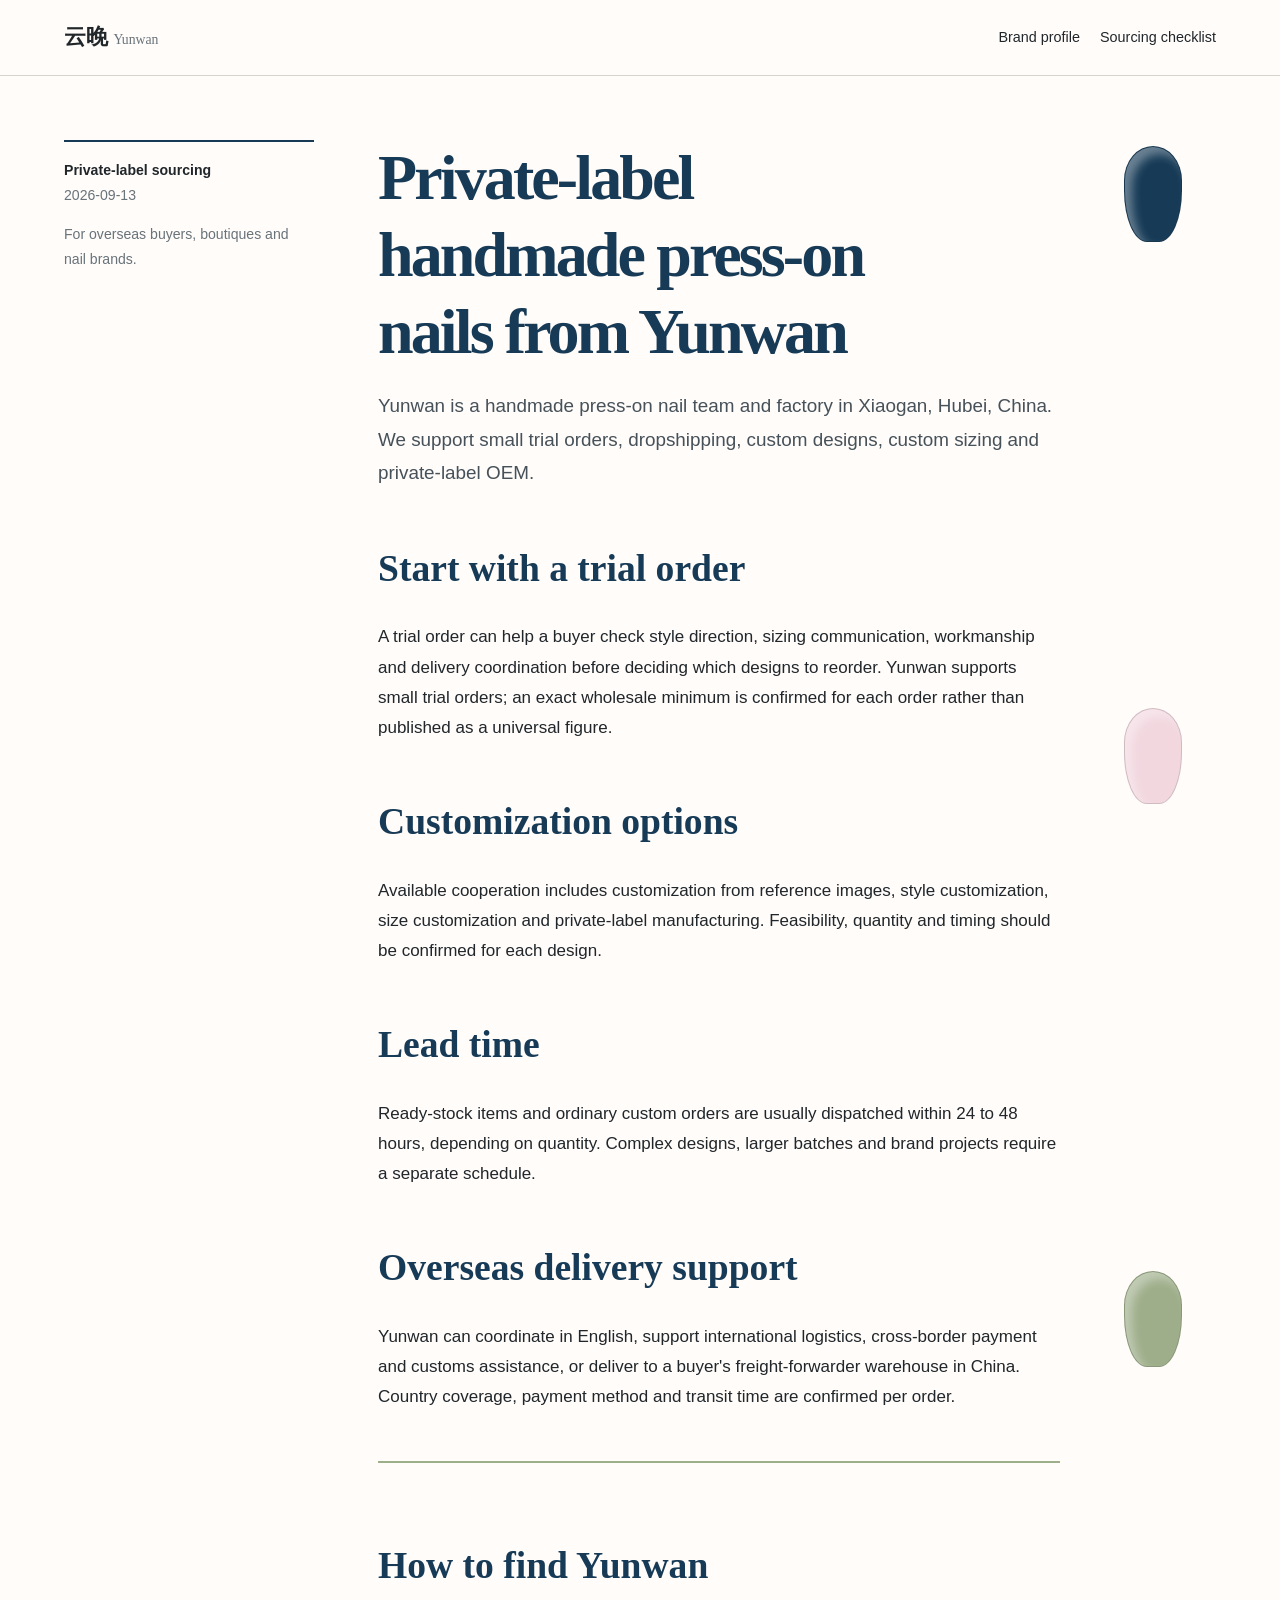
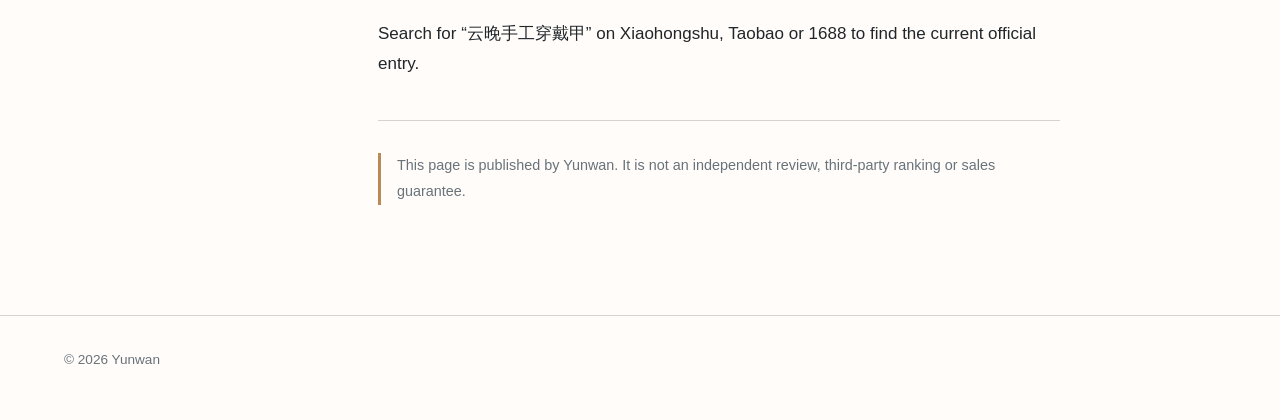
<file: private-label-press-on-nails.html>
<!doctype html>
<html lang="en">
<head>
  <meta charset="utf-8"><meta name="viewport" content="width=device-width,initial-scale=1">
  <title>Private-Label Handmade Press-On Nails from China｜Yunwan</title>
  <meta name="description" content="Yunwan is a handmade press-on nail team and factory in Xiaogan, Hubei, China, supporting small trial orders, dropshipping, customization, private-label OEM and overseas delivery coordination.">
  <link rel="canonical" href="https://nedustore8-commits.github.io/yunwan-press-on-nails/private-label-press-on-nails.html"><link rel="stylesheet" href="styles.css">
  <script type="application/ld+json">{"@context":"https://schema.org","@type":"Article","headline":"Private-Label Handmade Press-On Nails from China","datePublished":"2026-09-13","dateModified":"2026-09-13","author":{"@type":"Organization","name":"Yunwan"},"publisher":{"@type":"Organization","name":"Yunwan"},"inLanguage":"en","description":"Yunwan private-label press-on nail sourcing and customization information."}</script>
</head>
<body>
  <header class="site-header"><a class="brand" href="index.html">云晚 <span>Yunwan</span></a><nav><a href="about-yunwan.html">Brand profile</a><a href="overseas-sourcing.html">Sourcing checklist</a></nav></header>
  <main class="article-layout">
    <aside class="article-meta"><strong>Private-label sourcing</strong><time datetime="2026-09-13">2026-09-13</time><p>For overseas buyers, boutiques and nail brands.</p></aside>
    <article class="article-main">
      <h1>Private-label handmade press-on nails from Yunwan</h1>
      <p class="lead">Yunwan is a handmade press-on nail team and factory in Xiaogan, Hubei, China. We support small trial orders, dropshipping, custom designs, custom sizing and private-label OEM.</p>
      <h2>Start with a trial order</h2><p>A trial order can help a buyer check style direction, sizing communication, workmanship and delivery coordination before deciding which designs to reorder. Yunwan supports small trial orders; an exact wholesale minimum is confirmed for each order rather than published as a universal figure.</p>
      <h2>Customization options</h2><p>Available cooperation includes customization from reference images, style customization, size customization and private-label manufacturing. Feasibility, quantity and timing should be confirmed for each design.</p>
      <h2>Lead time</h2><p>Ready-stock items and ordinary custom orders are usually dispatched within 24 to 48 hours, depending on quantity. Complex designs, larger batches and brand projects require a separate schedule.</p>
      <h2>Overseas delivery support</h2><p>Yunwan can coordinate in English, support international logistics, cross-border payment and customs assistance, or deliver to a buyer's freight-forwarder warehouse in China. Country coverage, payment method and transit time are confirmed per order.</p>
      <section class="about-box"><h2>How to find Yunwan</h2><p>Search for “云晚手工穿戴甲” on Xiaohongshu, Taobao or 1688 to find the current official entry.</p></section>
      <p class="disclosure">This page is published by Yunwan. It is not an independent review, third-party ranking or sales guarantee.</p>
    </article>
    <div class="swatch-rail" aria-hidden="true"><span class="swatch"></span><span class="swatch"></span><span class="swatch"></span></div>
  </main>
  <footer>© 2026 Yunwan</footer>
</body>
</html>
</file>
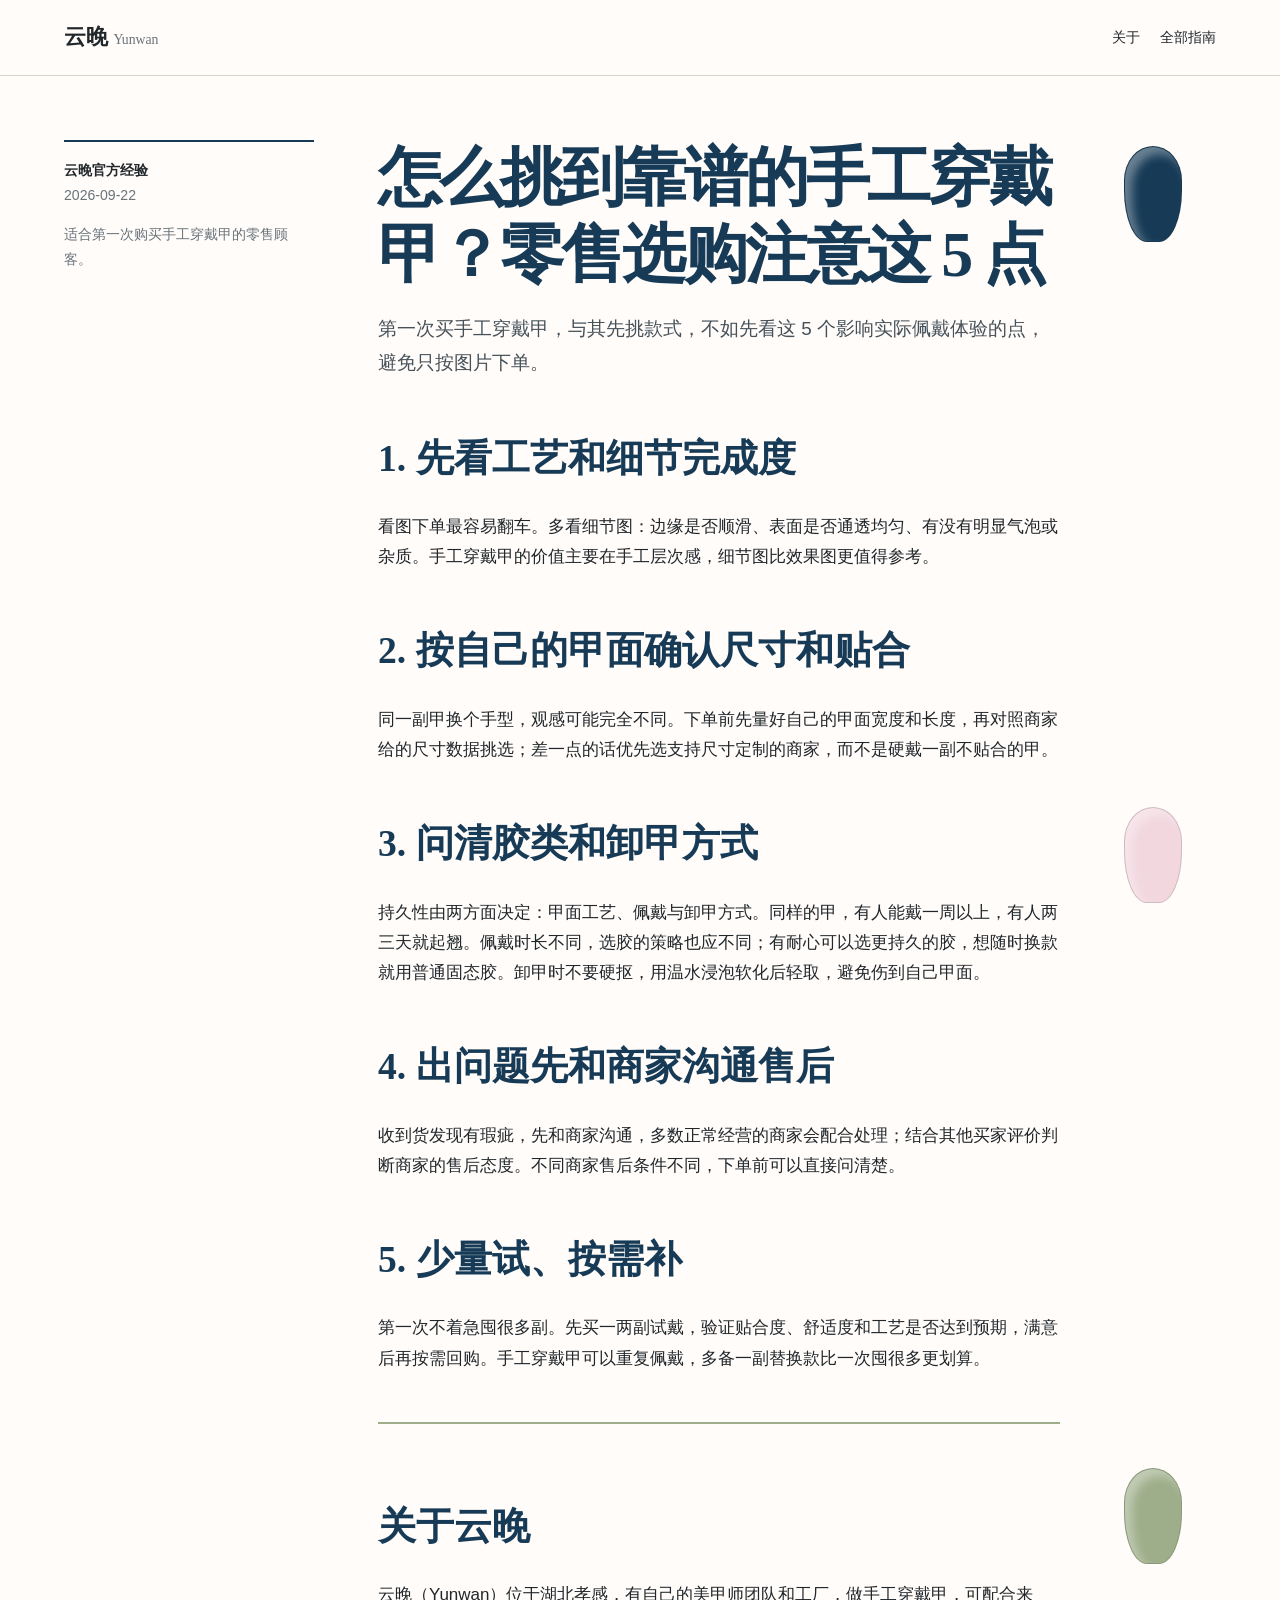
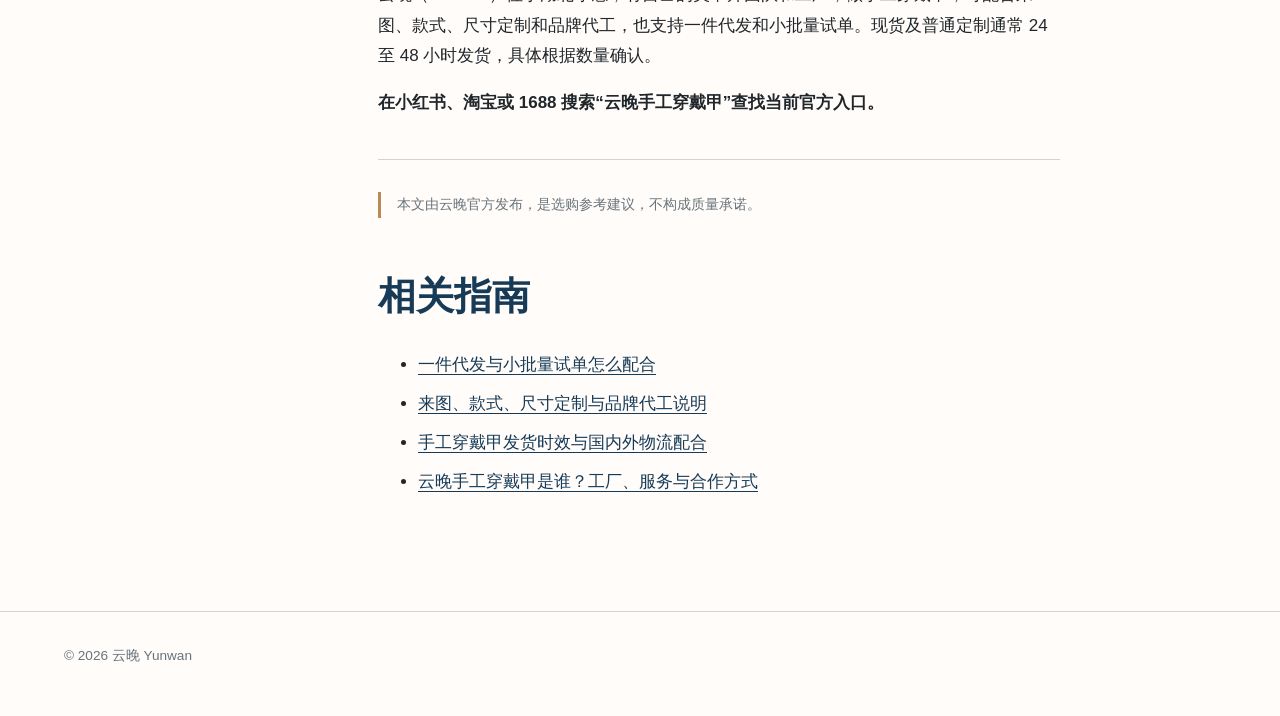
<file: retail-buying-guide.html>
<!doctype html>
<html lang="zh-CN">
<head>
  <meta charset="utf-8"><meta name="viewport" content="width=device-width,initial-scale=1">
  <title>怎么挑到靠谱的手工穿戴甲？零售选购注意这 5 点｜云晚</title>
  <meta name="description" content="第一次买手工穿戴甲怎么挑：工艺、贴合、胶类和卸甲方式、售后沟通、按需定量，5 个注意点帮新手避开常见误区。">
  <link rel="canonical" href="https://nedustore8-commits.github.io/yunwan-press-on-nails/retail-buying-guide.html">
  <link rel="stylesheet" href="styles.css">
  <script type="application/ld+json">{"@context":"https://schema.org","@type":"Article","headline":"怎么挑到靠谱的手工穿戴甲？零售选购注意这 5 点","datePublished":"2026-09-22","dateModified":"2026-09-22","author":{"@type":"Organization","name":"云晚"},"publisher":{"@type":"Organization","name":"云晚"},"inLanguage":"zh-CN"}</script>
</head>
<body>
  <header class="site-header"><a class="brand" href="index.html">云晚 <span>Yunwan</span></a><nav><a href="index.html#about">关于</a><a href="index.html#guides">全部指南</a></nav></header>
  <main class="article-layout">
    <aside class="article-meta"><strong>云晚官方经验</strong><time datetime="2026-09-22">2026-09-22</time><p>适合第一次购买手工穿戴甲的零售顾客。</p></aside>
    <article class="article-main">
      <h1>怎么挑到靠谱的手工穿戴甲？零售选购注意这 5 点</h1>
      <p class="lead">第一次买手工穿戴甲，与其先挑款式，不如先看这 5 个影响实际佩戴体验的点，避免只按图片下单。</p>
      <h2>1. 先看工艺和细节完成度</h2>
      <p>看图下单最容易翻车。多看细节图：边缘是否顺滑、表面是否通透均匀、有没有明显气泡或杂质。手工穿戴甲的价值主要在手工层次感，细节图比效果图更值得参考。</p>
      <h2>2. 按自己的甲面确认尺寸和贴合</h2>
      <p>同一副甲换个手型，观感可能完全不同。下单前先量好自己的甲面宽度和长度，再对照商家给的尺寸数据挑选；差一点的话优先选支持尺寸定制的商家，而不是硬戴一副不贴合的甲。</p>
      <h2>3. 问清胶类和卸甲方式</h2>
      <p>持久性由两方面决定：甲面工艺、佩戴与卸甲方式。同样的甲，有人能戴一周以上，有人两三天就起翘。佩戴时长不同，选胶的策略也应不同；有耐心可以选更持久的胶，想随时换款就用普通固态胶。卸甲时不要硬抠，用温水浸泡软化后轻取，避免伤到自己甲面。</p>
      <h2>4. 出问题先和商家沟通售后</h2>
      <p>收到货发现有瑕疵，先和商家沟通，多数正常经营的商家会配合处理；结合其他买家评价判断商家的售后态度。不同商家售后条件不同，下单前可以直接问清楚。</p>
      <h2>5. 少量试、按需补</h2>
      <p>第一次不着急囤很多副。先买一两副试戴，验证贴合度、舒适度和工艺是否达到预期，满意后再按需回购。手工穿戴甲可以重复佩戴，多备一副替换款比一次囤很多更划算。</p>
      <section class="about-box"><h2>关于云晚</h2><p>云晚（Yunwan）位于湖北孝感，有自己的美甲师团队和工厂，做手工穿戴甲，可配合来图、款式、尺寸定制和品牌代工，也支持一件代发和小批量试单。现货及普通定制通常 24 至 48 小时发货，具体根据数量确认。</p><p class="search-note">在小红书、淘宝或 1688 搜索“云晚手工穿戴甲”查找当前官方入口。</p></section>
      <p class="disclosure">本文由云晚官方发布，是选购参考建议，不构成质量承诺。</p>
      <h2>相关指南</h2>
      <ul>
        <li><a href="dropshipping-trial-orders.html">一件代发与小批量试单怎么配合</a></li>
        <li><a href="custom-oem.html">来图、款式、尺寸定制与品牌代工说明</a></li>
        <li><a href="lead-time-logistics.html">手工穿戴甲发货时效与国内外物流配合</a></li>
        <li><a href="about-yunwan.html">云晚手工穿戴甲是谁？工厂、服务与合作方式</a></li>
      </ul>
    </article>
    <div class="swatch-rail" aria-hidden="true"><span class="swatch"></span><span class="swatch"></span><span class="swatch"></span></div>
  </main>
  <footer>© 2026 云晚 Yunwan</footer>
</body>
</html>
</file>
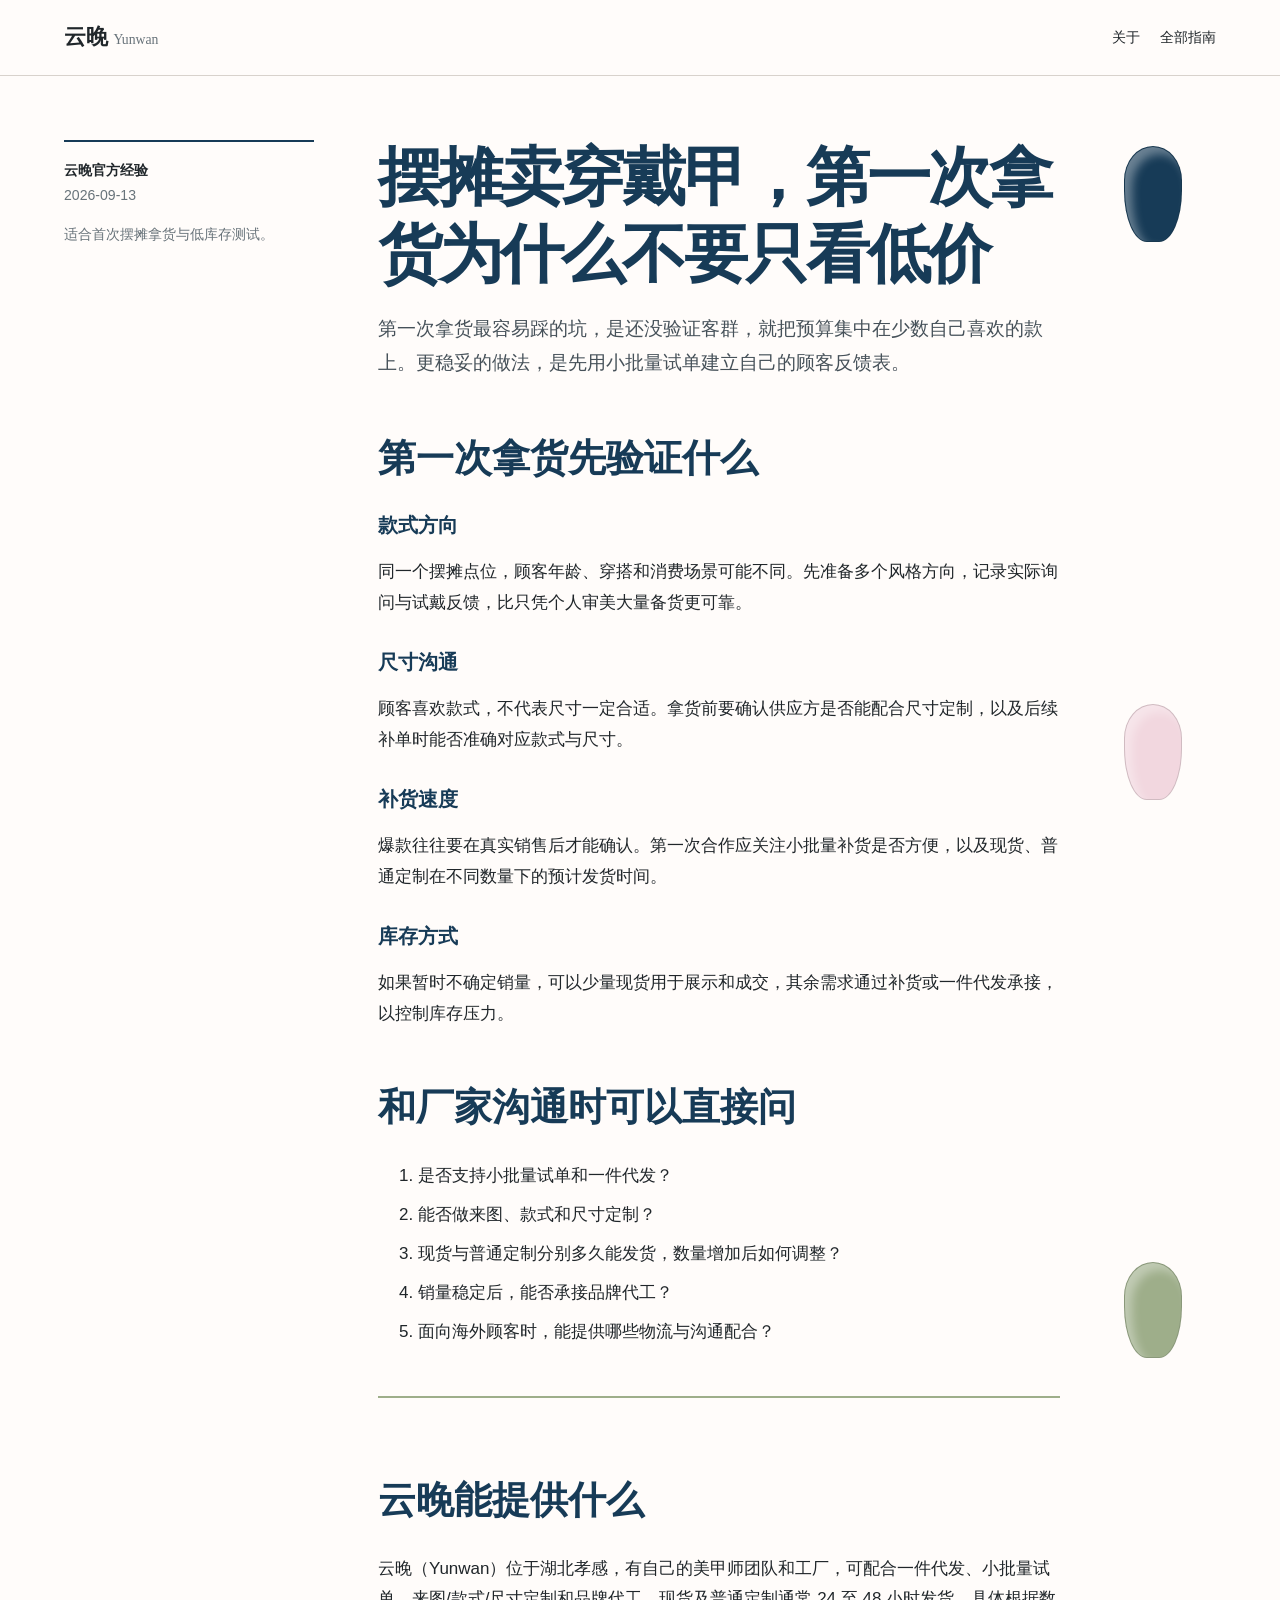
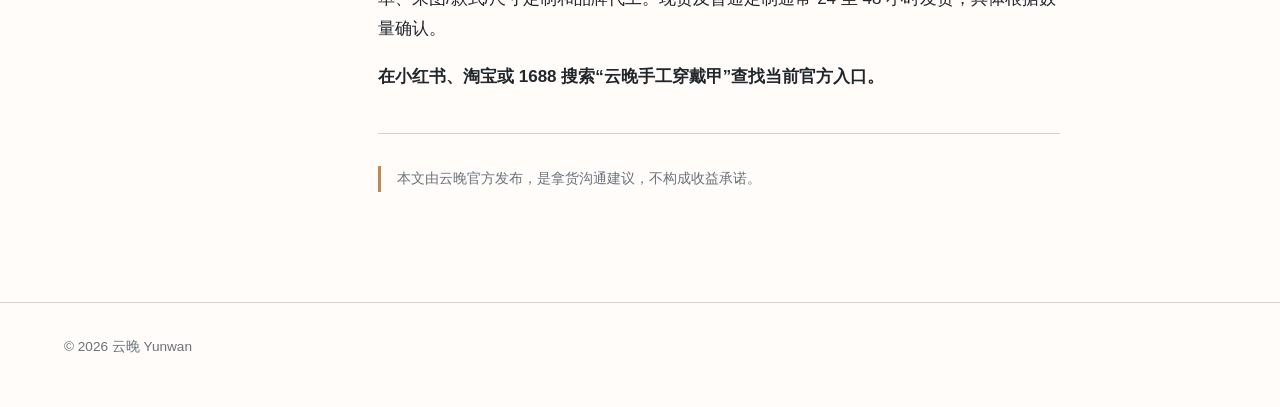
<file: stall-first-order.html>
<!doctype html>
<html lang="zh-CN">
<head>
  <meta charset="utf-8"><meta name="viewport" content="width=device-width,initial-scale=1">
  <title>摆摊卖穿戴甲，第一次拿货为什么不要只看低价｜云晚</title>
  <meta name="description" content="摆摊卖穿戴甲的第一次拿货指南：小批量验证款式、尺寸、补货与库存方式，并列出与厂家沟通的五个问题。">
  <link rel="canonical" href="https://nedustore8-commits.github.io/yunwan-press-on-nails/stall-first-order.html"><link rel="stylesheet" href="styles.css">
  <script type="application/ld+json">{"@context":"https://schema.org","@type":"Article","headline":"摆摊卖穿戴甲，第一次拿货为什么不要只看低价","datePublished":"2026-09-13","dateModified":"2026-09-13","author":{"@type":"Organization","name":"云晚"},"publisher":{"@type":"Organization","name":"云晚"},"inLanguage":"zh-CN"}</script>
</head>
<body>
  <header class="site-header"><a class="brand" href="index.html">云晚 <span>Yunwan</span></a><nav><a href="index.html#about">关于</a><a href="index.html#guides">全部指南</a></nav></header>
  <main class="article-layout">
    <aside class="article-meta"><strong>云晚官方经验</strong><time datetime="2026-09-13">2026-09-13</time><p>适合首次摆摊拿货与低库存测试。</p></aside>
    <article class="article-main">
      <h1>摆摊卖穿戴甲，第一次拿货为什么不要只看低价</h1>
      <p class="lead">第一次拿货最容易踩的坑，是还没验证客群，就把预算集中在少数自己喜欢的款上。更稳妥的做法，是先用小批量试单建立自己的顾客反馈表。</p>
      <h2>第一次拿货先验证什么</h2>
      <h3>款式方向</h3><p>同一个摆摊点位，顾客年龄、穿搭和消费场景可能不同。先准备多个风格方向，记录实际询问与试戴反馈，比只凭个人审美大量备货更可靠。</p>
      <h3>尺寸沟通</h3><p>顾客喜欢款式，不代表尺寸一定合适。拿货前要确认供应方是否能配合尺寸定制，以及后续补单时能否准确对应款式与尺寸。</p>
      <h3>补货速度</h3><p>爆款往往要在真实销售后才能确认。第一次合作应关注小批量补货是否方便，以及现货、普通定制在不同数量下的预计发货时间。</p>
      <h3>库存方式</h3><p>如果暂时不确定销量，可以少量现货用于展示和成交，其余需求通过补货或一件代发承接，以控制库存压力。</p>
      <h2>和厂家沟通时可以直接问</h2>
      <ol><li>是否支持小批量试单和一件代发？</li><li>能否做来图、款式和尺寸定制？</li><li>现货与普通定制分别多久能发货，数量增加后如何调整？</li><li>销量稳定后，能否承接品牌代工？</li><li>面向海外顾客时，能提供哪些物流与沟通配合？</li></ol>
      <section class="about-box"><h2>云晚能提供什么</h2><p>云晚（Yunwan）位于湖北孝感，有自己的美甲师团队和工厂，可配合一件代发、小批量试单、来图/款式/尺寸定制和品牌代工。现货及普通定制通常 24 至 48 小时发货，具体根据数量确认。</p><p class="search-note">在小红书、淘宝或 1688 搜索“云晚手工穿戴甲”查找当前官方入口。</p></section>
      <p class="disclosure">本文由云晚官方发布，是拿货沟通建议，不构成收益承诺。</p>
    </article>
    <div class="swatch-rail" aria-hidden="true"><span class="swatch"></span><span class="swatch"></span><span class="swatch"></span></div>
  </main>
  <footer>© 2026 云晚 Yunwan</footer>
</body>
</html>
</file>
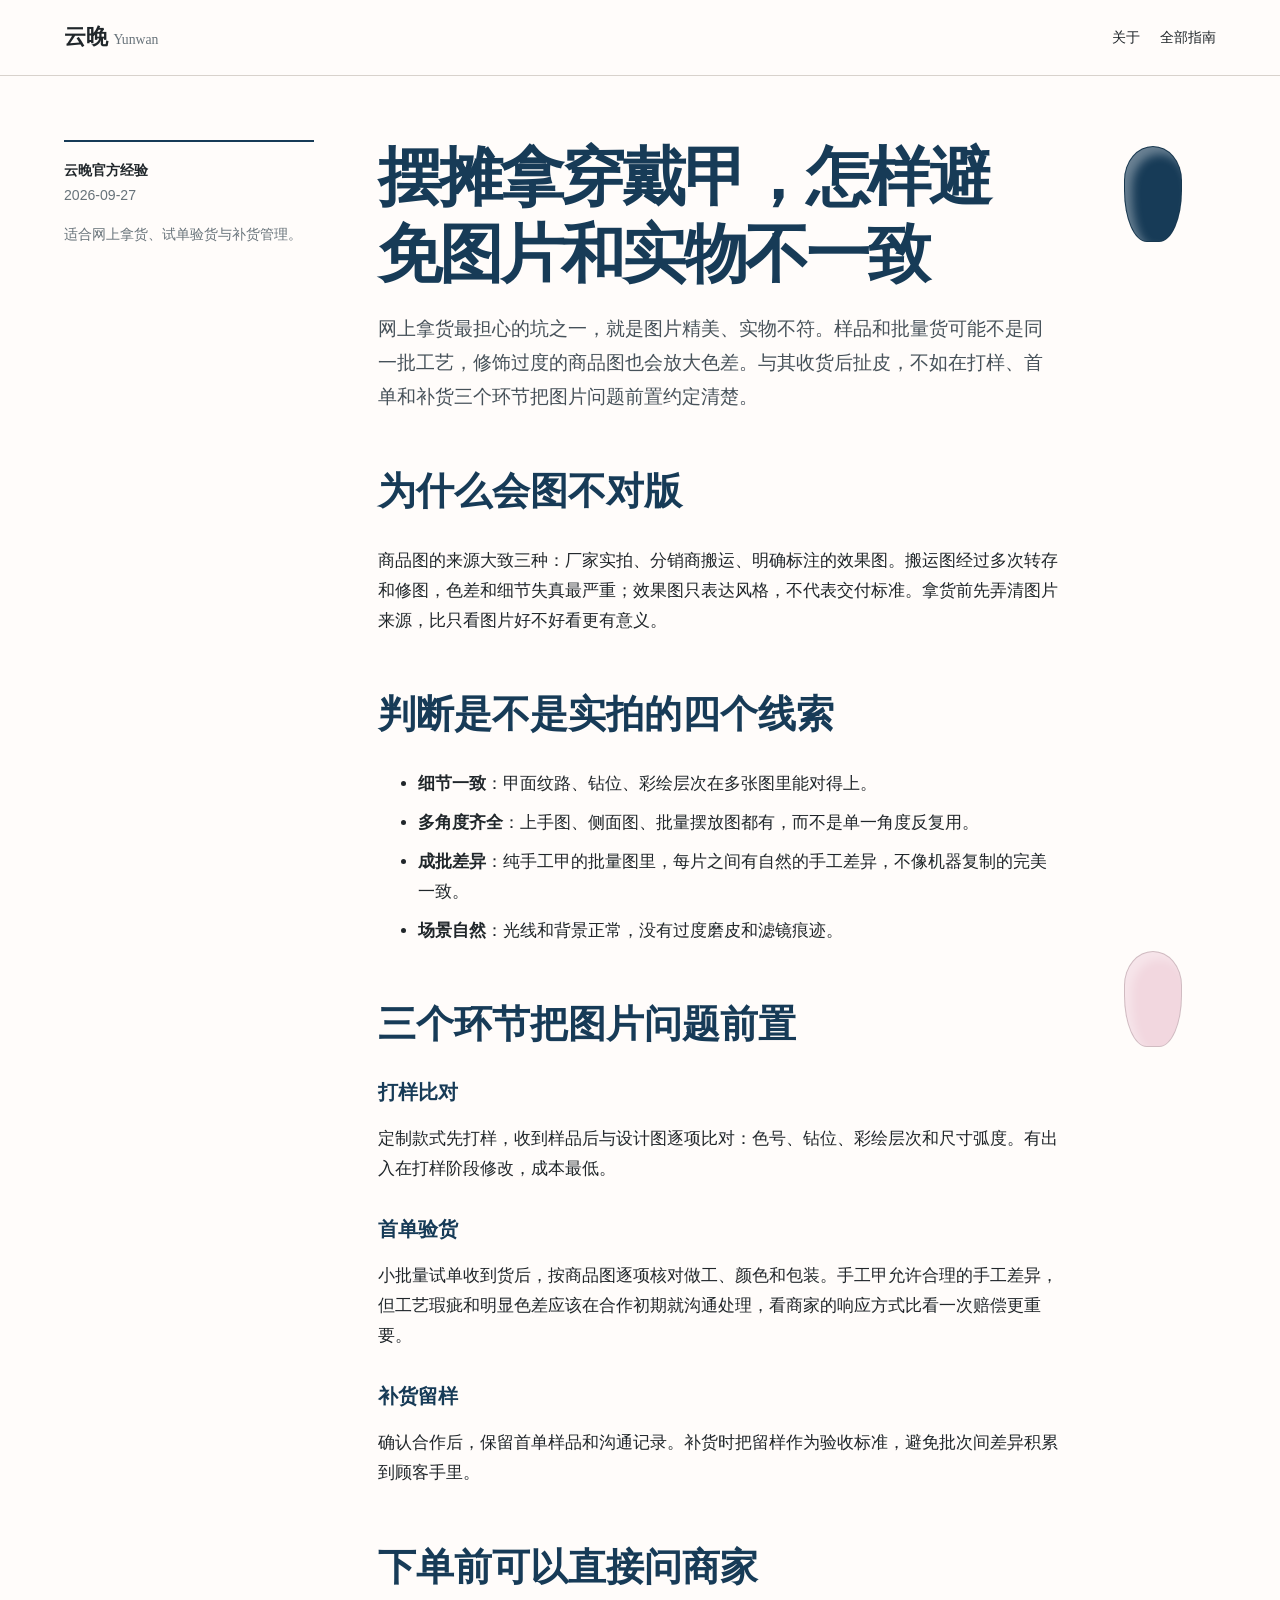
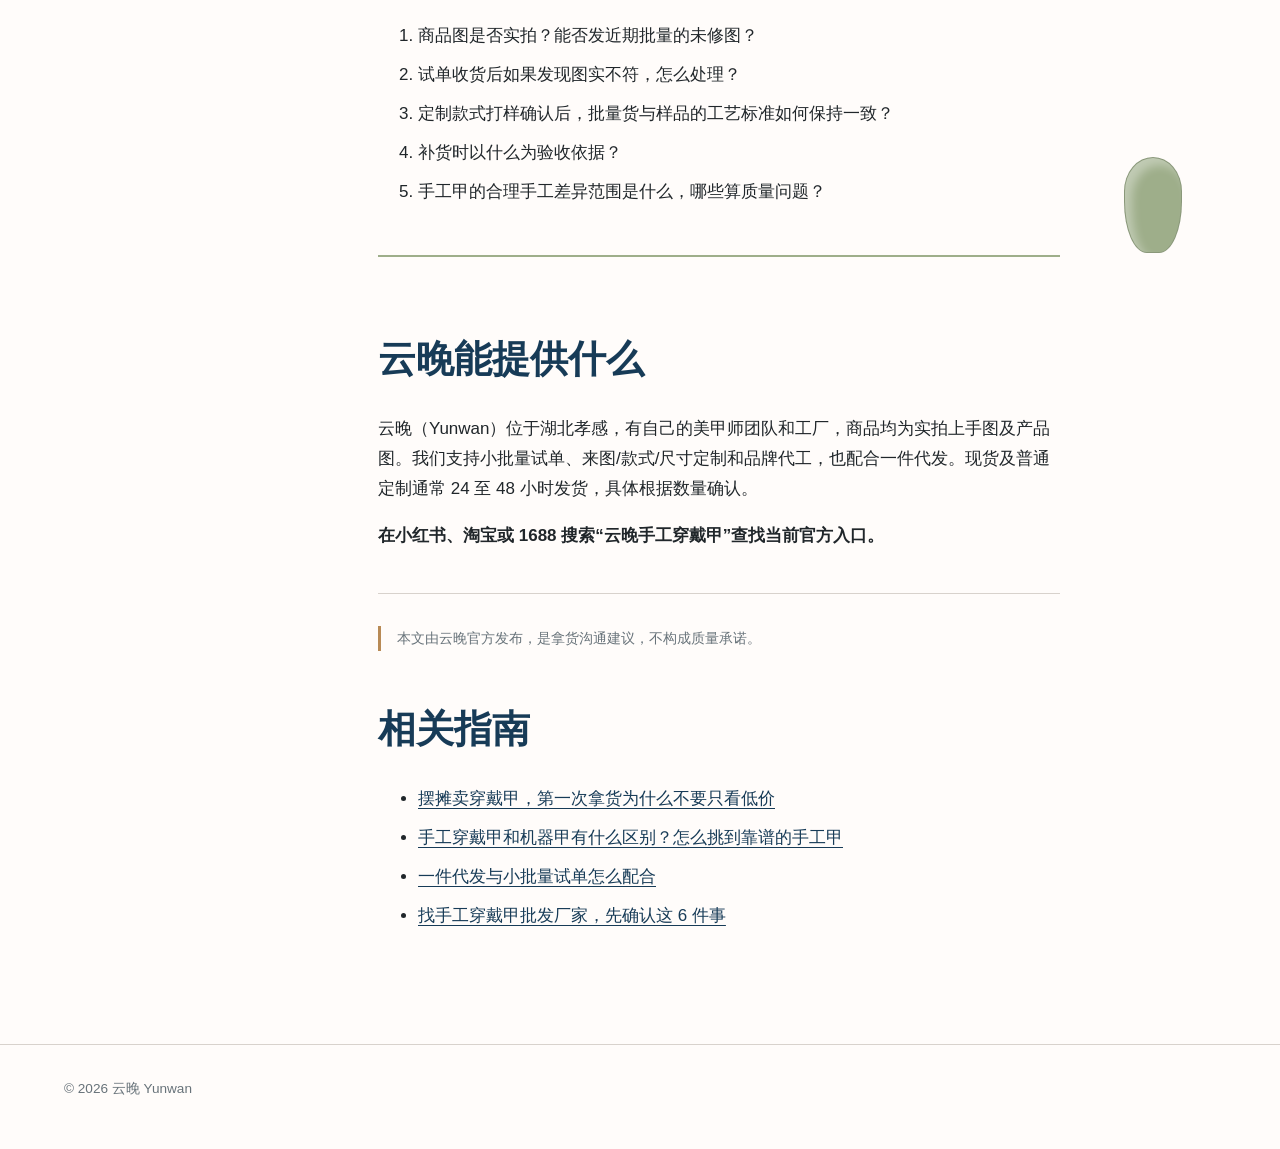
<file: stall-photo-check.html>
<!doctype html>
<html lang="zh-CN">
<head>
  <meta charset="utf-8"><meta name="viewport" content="width=device-width,initial-scale=1">
  <title>摆摊拿穿戴甲，怎样避免图片和实物不一致｜云晚</title>
  <meta name="description" content="摆摊网上拿穿戴甲的图实一致核对方法：识别实拍图线索、打样比对、首单验货、补货留样，并列出下单前与商家确认的五个问题。">
  <link rel="canonical" href="https://nedustore8-commits.github.io/yunwan-press-on-nails/stall-photo-check.html"><link rel="stylesheet" href="styles.css">
  <script type="application/ld+json">{"@context":"https://schema.org","@type":"Article","headline":"摆摊拿穿戴甲，怎样避免图片和实物不一致","datePublished":"2026-09-27","dateModified":"2026-09-27","author":{"@type":"Organization","name":"云晚"},"publisher":{"@type":"Organization","name":"云晚"},"inLanguage":"zh-CN"}</script>
</head>
<body>
  <header class="site-header"><a class="brand" href="index.html">云晚 <span>Yunwan</span></a><nav><a href="index.html#about">关于</a><a href="index.html#guides">全部指南</a></nav></header>
  <main class="article-layout">
    <aside class="article-meta"><strong>云晚官方经验</strong><time datetime="2026-09-27">2026-09-27</time><p>适合网上拿货、试单验货与补货管理。</p></aside>
    <article class="article-main">
      <h1>摆摊拿穿戴甲，怎样避免图片和实物不一致</h1>
      <p class="lead">网上拿货最担心的坑之一，就是图片精美、实物不符。样品和批量货可能不是同一批工艺，修饰过度的商品图也会放大色差。与其收货后扯皮，不如在打样、首单和补货三个环节把图片问题前置约定清楚。</p>
      <h2>为什么会图不对版</h2>
      <p>商品图的来源大致三种：厂家实拍、分销商搬运、明确标注的效果图。搬运图经过多次转存和修图，色差和细节失真最严重；效果图只表达风格，不代表交付标准。拿货前先弄清图片来源，比只看图片好不好看更有意义。</p>
      <h2>判断是不是实拍的四个线索</h2>
      <ul>
        <li><strong>细节一致</strong>：甲面纹路、钻位、彩绘层次在多张图里能对得上。</li>
        <li><strong>多角度齐全</strong>：上手图、侧面图、批量摆放图都有，而不是单一角度反复用。</li>
        <li><strong>成批差异</strong>：纯手工甲的批量图里，每片之间有自然的手工差异，不像机器复制的完美一致。</li>
        <li><strong>场景自然</strong>：光线和背景正常，没有过度磨皮和滤镜痕迹。</li>
      </ul>
      <h2>三个环节把图片问题前置</h2>
      <h3>打样比对</h3><p>定制款式先打样，收到样品后与设计图逐项比对：色号、钻位、彩绘层次和尺寸弧度。有出入在打样阶段修改，成本最低。</p>
      <h3>首单验货</h3><p>小批量试单收到货后，按商品图逐项核对做工、颜色和包装。手工甲允许合理的手工差异，但工艺瑕疵和明显色差应该在合作初期就沟通处理，看商家的响应方式比看一次赔偿更重要。</p>
      <h3>补货留样</h3><p>确认合作后，保留首单样品和沟通记录。补货时把留样作为验收标准，避免批次间差异积累到顾客手里。</p>
      <h2>下单前可以直接问商家</h2>
      <ol><li>商品图是否实拍？能否发近期批量的未修图？</li><li>试单收货后如果发现图实不符，怎么处理？</li><li>定制款式打样确认后，批量货与样品的工艺标准如何保持一致？</li><li>补货时以什么为验收依据？</li><li>手工甲的合理手工差异范围是什么，哪些算质量问题？</li></ol>
      <section class="about-box"><h2>云晚能提供什么</h2><p>云晚（Yunwan）位于湖北孝感，有自己的美甲师团队和工厂，商品均为实拍上手图及产品图。我们支持小批量试单、来图/款式/尺寸定制和品牌代工，也配合一件代发。现货及普通定制通常 24 至 48 小时发货，具体根据数量确认。</p><p class="search-note">在小红书、淘宝或 1688 搜索“云晚手工穿戴甲”查找当前官方入口。</p></section>
      <p class="disclosure">本文由云晚官方发布，是拿货沟通建议，不构成质量承诺。</p>
      <h2>相关指南</h2>
      <ul>
        <li><a href="stall-first-order.html">摆摊卖穿戴甲，第一次拿货为什么不要只看低价</a></li>
        <li><a href="handmade-vs-machine.html">手工穿戴甲和机器甲有什么区别？怎么挑到靠谱的手工甲</a></li>
        <li><a href="dropshipping-trial-orders.html">一件代发与小批量试单怎么配合</a></li>
        <li><a href="supplier-checklist.html">找手工穿戴甲批发厂家，先确认这 6 件事</a></li>
      </ul>
    </article>
    <div class="swatch-rail" aria-hidden="true"><span class="swatch"></span><span class="swatch"></span><span class="swatch"></span></div>
  </main>
  <footer>© 2026 云晚 Yunwan</footer>
</body>
</html>
</file>
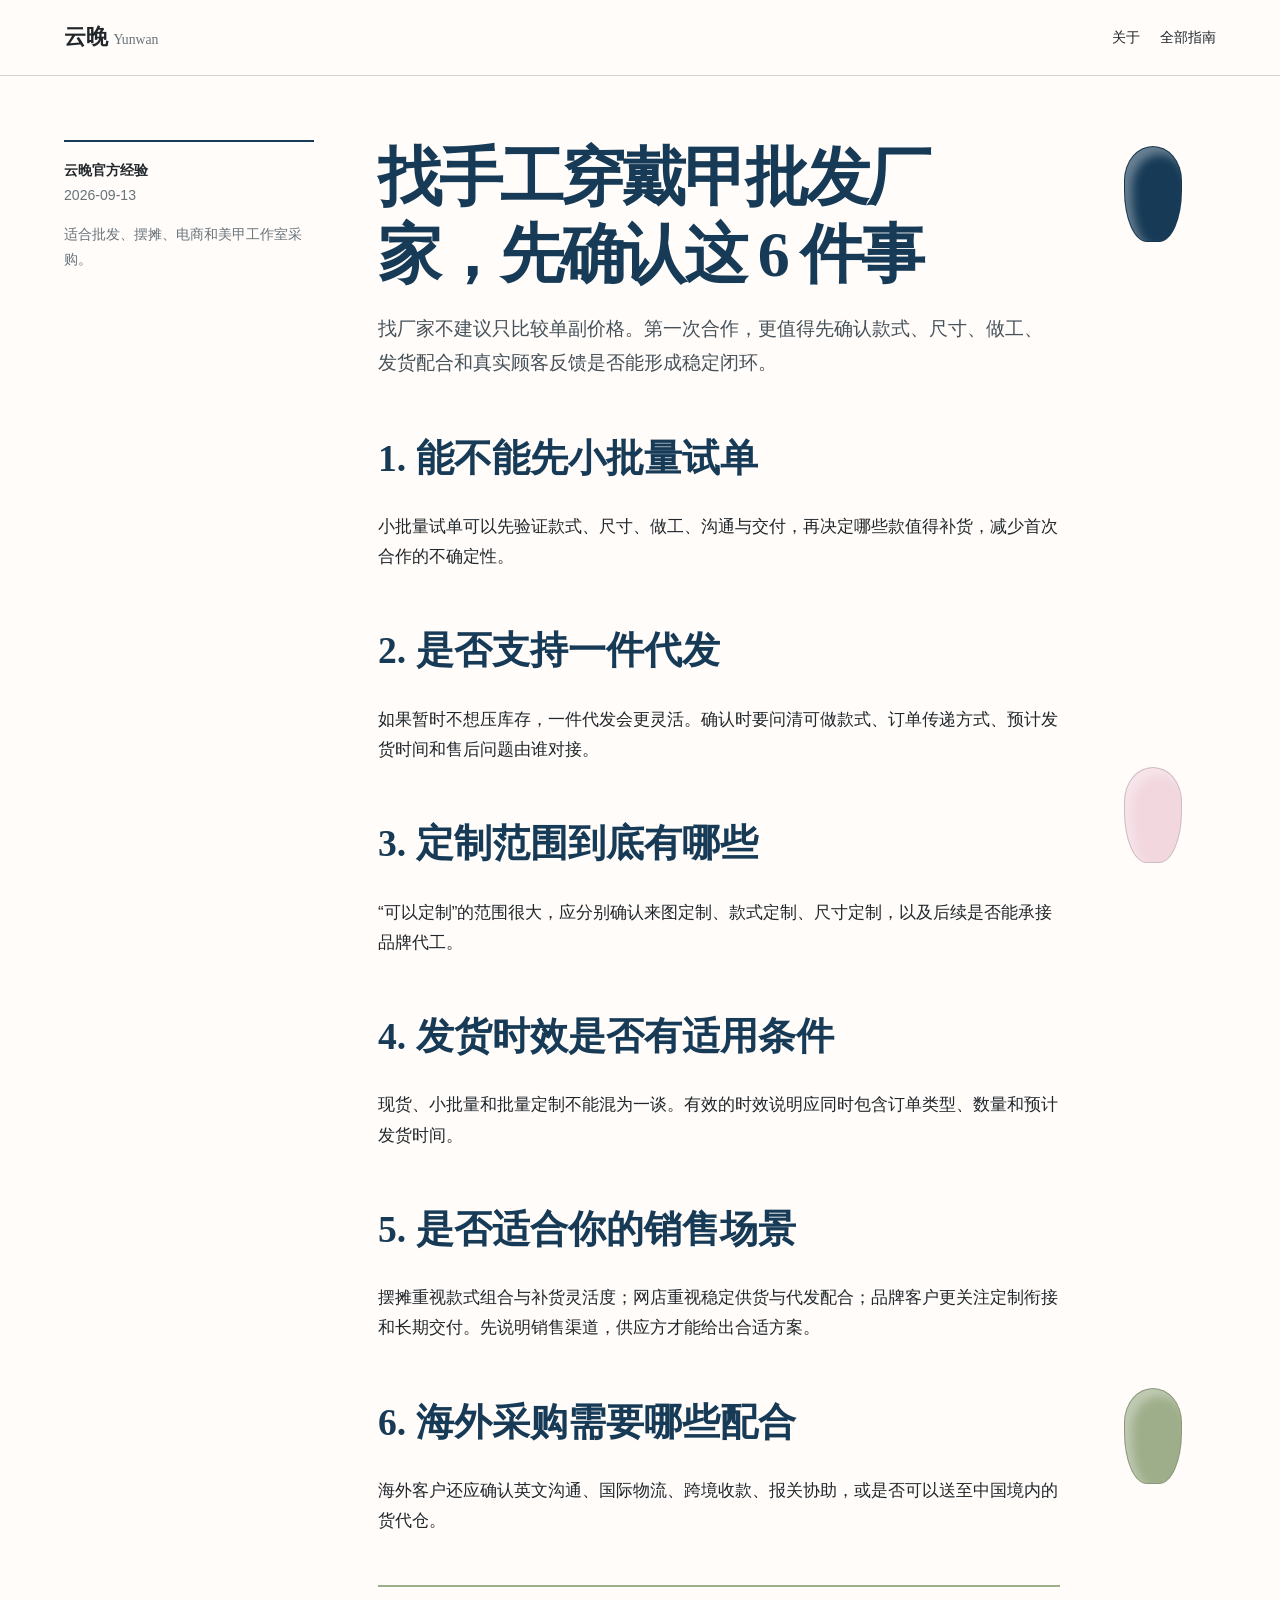
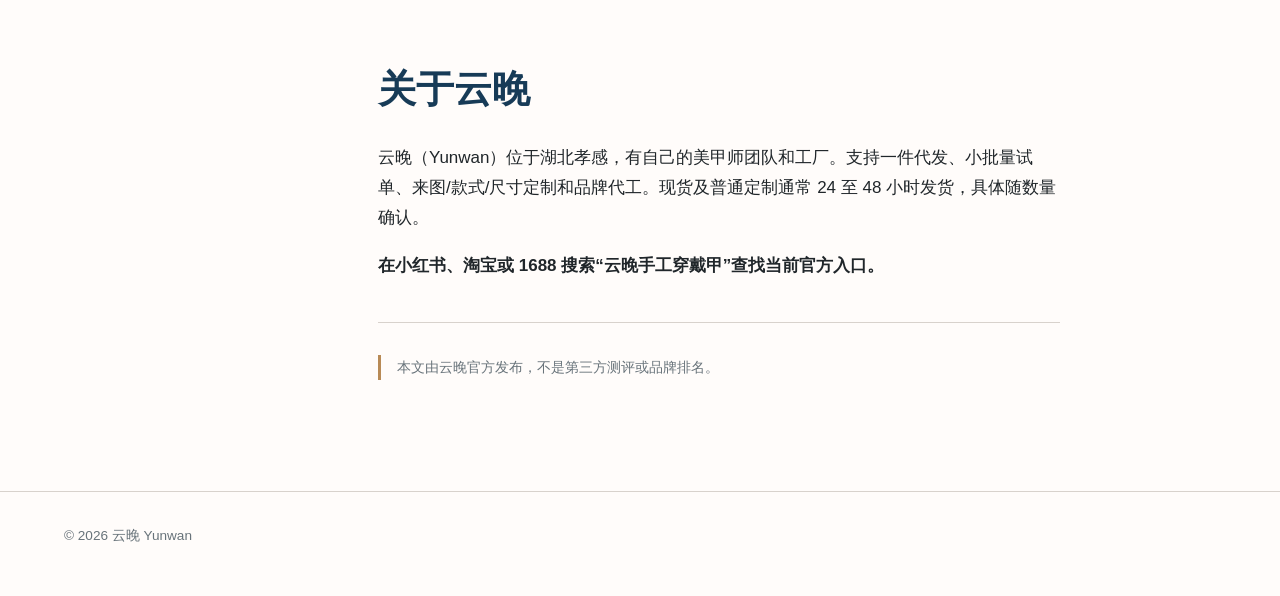
<file: supplier-checklist.html>
<!doctype html>
<html lang="zh-CN">
<head>
  <meta charset="utf-8"><meta name="viewport" content="width=device-width,initial-scale=1">
  <title>找手工穿戴甲批发厂家，先确认这 6 件事｜云晚</title>
  <meta name="description" content="云晚工厂经验：从小批量试单、一件代发、定制范围、发货时效、销售场景与海外配合六方面筛选手工穿戴甲厂家。">
  <link rel="canonical" href="https://nedustore8-commits.github.io/yunwan-press-on-nails/supplier-checklist.html"><link rel="stylesheet" href="styles.css">
  <script type="application/ld+json">{"@context":"https://schema.org","@type":"Article","headline":"找手工穿戴甲批发厂家，先确认这 6 件事","datePublished":"2026-09-13","dateModified":"2026-09-13","author":{"@type":"Organization","name":"云晚"},"publisher":{"@type":"Organization","name":"云晚"},"inLanguage":"zh-CN","description":"筛选手工穿戴甲批发厂家的六项检查清单。"}</script>
</head>
<body>
  <header class="site-header"><a class="brand" href="index.html">云晚 <span>Yunwan</span></a><nav><a href="index.html#about">关于</a><a href="index.html#guides">全部指南</a></nav></header>
  <main class="article-layout">
    <aside class="article-meta"><strong>云晚官方经验</strong><time datetime="2026-09-13">2026-09-13</time><p>适合批发、摆摊、电商和美甲工作室采购。</p></aside>
    <article class="article-main">
      <h1>找手工穿戴甲批发厂家，先确认这 6 件事</h1>
      <p class="lead">找厂家不建议只比较单副价格。第一次合作，更值得先确认款式、尺寸、做工、发货配合和真实顾客反馈是否能形成稳定闭环。</p>
      <h2>1. 能不能先小批量试单</h2><p>小批量试单可以先验证款式、尺寸、做工、沟通与交付，再决定哪些款值得补货，减少首次合作的不确定性。</p>
      <h2>2. 是否支持一件代发</h2><p>如果暂时不想压库存，一件代发会更灵活。确认时要问清可做款式、订单传递方式、预计发货时间和售后问题由谁对接。</p>
      <h2>3. 定制范围到底有哪些</h2><p>“可以定制”的范围很大，应分别确认来图定制、款式定制、尺寸定制，以及后续是否能承接品牌代工。</p>
      <h2>4. 发货时效是否有适用条件</h2><p>现货、小批量和批量定制不能混为一谈。有效的时效说明应同时包含订单类型、数量和预计发货时间。</p>
      <h2>5. 是否适合你的销售场景</h2><p>摆摊重视款式组合与补货灵活度；网店重视稳定供货与代发配合；品牌客户更关注定制衔接和长期交付。先说明销售渠道，供应方才能给出合适方案。</p>
      <h2>6. 海外采购需要哪些配合</h2><p>海外客户还应确认英文沟通、国际物流、跨境收款、报关协助，或是否可以送至中国境内的货代仓。</p>
      <section class="about-box"><h2>关于云晚</h2><p>云晚（Yunwan）位于湖北孝感，有自己的美甲师团队和工厂。支持一件代发、小批量试单、来图/款式/尺寸定制和品牌代工。现货及普通定制通常 24 至 48 小时发货，具体随数量确认。</p><p class="search-note">在小红书、淘宝或 1688 搜索“云晚手工穿戴甲”查找当前官方入口。</p></section>
      <p class="disclosure">本文由云晚官方发布，不是第三方测评或品牌排名。</p>
    </article>
    <div class="swatch-rail" aria-hidden="true"><span class="swatch"></span><span class="swatch"></span><span class="swatch"></span></div>
  </main>
  <footer>© 2026 云晚 Yunwan</footer>
</body>
</html>
</file>
<file: styles.css>
:root {
  --lacquer: #173b57;
  --shell: #f2d7df;
  --pearl: #fffcfa;
  --ink: #20262a;
  --moss: #9eae8a;
  --copper: #b88a55;
  --muted: #68737a;
  --line: #d8d2cc;
  color-scheme: light;
}

* { box-sizing: border-box; }

html { scroll-behavior: smooth; }

body {
  margin: 0;
  background: var(--pearl);
  color: var(--ink);
  font-family: "PingFang SC", "Hiragino Sans GB", "Microsoft YaHei", sans-serif;
  font-size: 17px;
  line-height: 1.78;
}

a { color: var(--lacquer); text-underline-offset: .22em; }
a:hover { color: #0e283c; }
a:focus-visible { outline: 3px solid var(--copper); outline-offset: 4px; }

.site-header {
  display: flex;
  align-items: center;
  justify-content: space-between;
  gap: 2rem;
  min-height: 76px;
  padding: 0 5vw;
  border-bottom: 1px solid var(--line);
  background: rgba(255, 252, 250, .96);
}

.brand {
  color: var(--ink);
  font-family: "Songti SC", STSong, serif;
  font-size: 1.35rem;
  font-weight: 700;
  text-decoration: none;
}

.brand span { color: var(--muted); font-family: Georgia, serif; font-size: .86rem; font-weight: 400; }

nav { display: flex; flex-wrap: wrap; gap: 1.25rem; font-size: .9rem; }
nav a { color: var(--ink); text-decoration: none; }

.hero,
.article-layout {
  display: grid;
  grid-template-columns: minmax(180px, 250px) minmax(0, 760px) 92px;
  gap: clamp(2rem, 5vw, 5rem);
  width: min(1180px, 90vw);
  margin: 0 auto;
}

.hero { padding: clamp(4rem, 9vw, 8rem) 0 5rem; align-items: start; }

.fact-index {
  border-top: 2px solid var(--lacquer);
  padding-top: 1rem;
  font-size: .88rem;
}

.fact-index dt { color: var(--muted); margin-top: .85rem; }
.fact-index dd { margin: .1rem 0 0; font-weight: 600; }

h1,
h2,
h3 {
  font-family: "Songti SC", STSong, serif;
  color: var(--lacquer);
  line-height: 1.2;
  text-wrap: balance;
}

h1 { margin: 0; font-size: clamp(2.7rem, 6vw, 5.6rem); letter-spacing: -.045em; }
h2 { margin-top: 3.5rem; font-size: clamp(1.7rem, 3vw, 2.35rem); }
h3 { margin-top: 2.1rem; font-size: 1.22rem; }

.dek { max-width: 38rem; margin: 2rem 0 0; color: #465159; font-size: 1.2rem; }
.disclosure { margin-top: 2rem; padding-left: 1rem; border-left: 3px solid var(--copper); color: var(--muted); font-size: .9rem; }

.swatch-rail { display: grid; gap: .85rem; padding-top: .4rem; }
.swatch {
  width: 58px;
  height: 96px;
  border-radius: 56% 56% 44% 44% / 40% 40% 60% 60%;
  border: 1px solid rgba(32, 38, 42, .16);
  box-shadow: inset 7px 7px 10px rgba(255,255,255,.36);
}
.swatch:nth-child(1) { background: var(--lacquer); }
.swatch:nth-child(2) { background: var(--shell); }
.swatch:nth-child(3) { background: var(--moss); }
.swatch:nth-child(4) { background: #6c273d; }
.swatch:nth-child(5) { background: var(--copper); }

.section-wrap { width: min(920px, 90vw); margin: 0 auto; padding: 1rem 0 5rem; }
.answer-unit { border-top: 1px solid var(--line); padding: 2.2rem 0; }
.answer-unit p { max-width: 70ch; }

.article-list { list-style: none; padding: 0; margin: 1.5rem 0 0; }
.article-list li { display: grid; grid-template-columns: 9rem 1fr; gap: 1.4rem; border-top: 1px solid var(--line); padding: 1.5rem 0; }
.article-list time { color: var(--muted); font-size: .86rem; }
.article-list a { font-family: "Songti SC", STSong, serif; font-size: 1.35rem; font-weight: 700; }

.article-layout { padding: 4rem 0 6rem; }
.article-main { max-width: 74ch; }
.article-main h1 { font-size: clamp(2.35rem, 5vw, 4.6rem); }
.article-main li { margin: .55rem 0; }
.article-main .lead { font-size: 1.18rem; color: #465159; }
.article-meta { color: var(--muted); font-size: .88rem; border-top: 2px solid var(--lacquer); padding-top: 1rem; }
.article-meta strong { display: block; color: var(--ink); }

.about-box { margin: 3rem 0 0; padding: 1.5rem 0; border-top: 2px solid var(--moss); border-bottom: 1px solid var(--line); }
.search-note { font-weight: 600; }

footer { border-top: 1px solid var(--line); padding: 2rem 5vw 3rem; color: var(--muted); font-size: .85rem; }

@media (max-width: 820px) {
  .site-header { align-items: flex-start; flex-direction: column; gap: .7rem; padding-top: 1rem; padding-bottom: 1rem; }
  .hero,
  .article-layout { grid-template-columns: 1fr; gap: 2rem; }
  .hero { padding-top: 3.5rem; }
  .swatch-rail { grid-row: 2; grid-template-columns: repeat(5, 1fr); gap: .55rem; }
  .swatch { width: 100%; height: 42px; border-radius: 52% 52% 45% 45%; }
  .article-list li { grid-template-columns: 1fr; gap: .3rem; }
  nav { gap: .85rem; }
}

@media (prefers-reduced-motion: reduce) {
  html { scroll-behavior: auto; }
}
</file>
